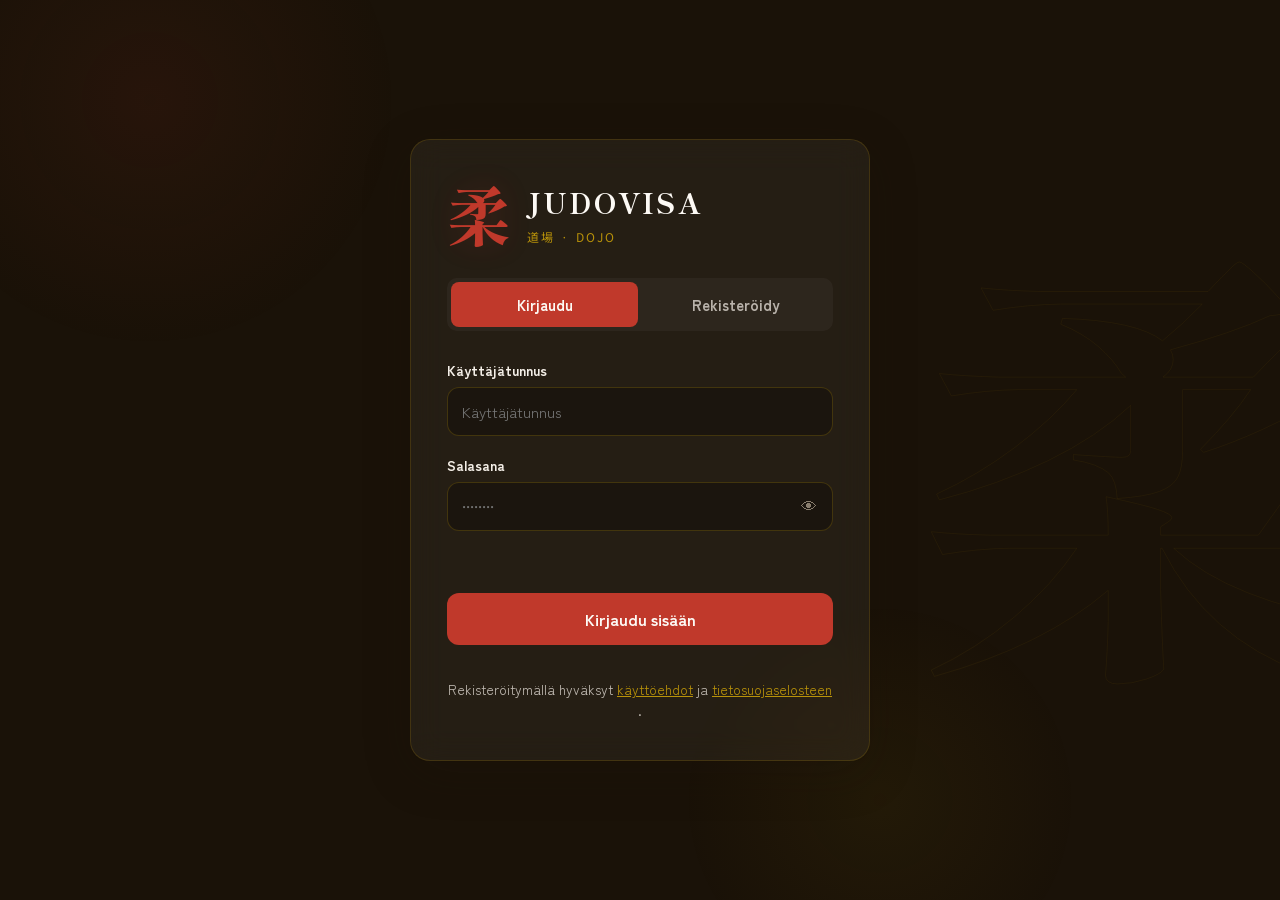
<file: index.html>
<!DOCTYPE html>
<html lang="fi">
<head>
  <meta charset="UTF-8">
  <meta name="viewport" content="width=device-width, initial-scale=1.0">
  <link rel="icon" type="image/png" href="img/favicon.png">
  <title>Judovisa · Kirjautuminen</title>
  <link rel="stylesheet" href="css/style.css">
</head>
<body>

  <!-- Taustadekoraatiot: iso kanji ja pehmeät väriympyrät -->
  <div class="bg-layer">
    <div class="bg-kanji" aria-hidden="true">柔</div>
    <div class="bg-circle c1"></div>
    <div class="bg-circle c2"></div>
  </div>

  <!-- Kirjautumis- ja rekisteröintinäkymä keskitettynä -->
  <main class="auth-wrap">
    <div class="auth-container">

      <!-- Logo: kanji ja teksti -->
      <div class="auth-logo">
        <div class="logo-kanji">柔</div>
        <div class="logo-text">
          <span class="logo-main">JUDOVISA</span>
          <span class="logo-sub">道場 · DOJO</span>
        </div>
      </div>

      <!-- Välilehdet: vaihto kirjautumisen ja rekisteröinnin välillä -->
      <div class="auth-tabs">
        <button class="tab-btn active" data-tab="login" type="button">Kirjaudu</button>
        <button class="tab-btn" data-tab="register" type="button">Rekisteröidy</button>
      </div>

      <!-- Kirjautumislomake -->
      <form id="form-login" class="auth-form active" novalidate>
        <!-- Käyttäjätunnuskenttä -->
        <div class="field-group">
          <label for="login-username">Käyttäjätunnus</label>
          <input type="text" id="login-username" autocomplete="username" placeholder="Käyttäjätunnus" required>
        </div>
        <!-- Salasanakenttä näytä/piilota-painikkeella -->
        <div class="field-group">
          <label for="login-password">Salasana</label>
          <div class="pw-wrap">
            <input type="password" id="login-password" autocomplete="current-password" placeholder="••••••••" required>
            <button type="button" class="pw-toggle" data-target="login-password" aria-label="Näytä tai piilota salasana">👁</button>
          </div>
        </div>
        <!-- Viestialue virheille ja onnistumisille -->
        <div class="auth-message" id="login-message"></div>
        <!-- Lähetyspainike -->
        <button type="submit" class="btn-primary">Kirjaudu sisään</button>

          <!--Käyttöehdot ja tietosuojaseloste -->
        <p class="legal-note">
          Rekisteröitymällä hyväksyt
          <button type="button" class="legal-link" data-modal="terms">käyttöehdot</button>
          ja
          <button type="button" class="legal-link" data-modal="privacy">tietosuojaselosteen</button>.
        </p>

      </form>

      <!-- Rekisteröintilomake -->
      <form id="form-register" class="auth-form" novalidate>
        <!-- Käyttäjätunnuskenttä -->
        <div class="field-group">
          <label for="reg-username">Käyttäjätunnus</label>
          <input type="text" id="reg-username" autocomplete="username" placeholder="3-20 merkkiä" required>
        </div>
        <!-- Salasanakenttä näytä/piilota-painikkeella -->
        <div class="field-group">
          <label for="reg-password">Salasana <span class="hint">(vähintään 8 merkkiä)</span></label>
          <div class="pw-wrap">
            <input type="password" id="reg-password" autocomplete="new-password" placeholder="••••••••" required>
            <button type="button" class="pw-toggle" data-target="reg-password" aria-label="Näytä tai piilota salasana">👁</button>
          </div>
        </div>
        <!-- Viestialue virheille ja onnistumisille -->
        <div class="auth-message" id="register-message"></div>
        <!-- Lähetyspainike -->
        <button type="submit" class="btn-primary">Luo tili</button>
      <!--Käyttöehdot ja tietosuojaseloste -->
        <p class="legal-note">
          Rekisteröitymällä hyväksyt
          <button type="button" class="legal-link" data-modal="terms">käyttöehdot</button>
          ja
          <button type="button" class="legal-link" data-modal="privacy">tietosuojaselosteen</button>.
        </p>

      </form>

    </div>
  </main>

  <!-- Käyttöehdot-modaali -->
  <div class="legal-modal" id="modal-terms" hidden>
    <div class="legal-modal-overlay" data-close="terms"></div>
    <div class="legal-modal-box" role="dialog" aria-modal="true" aria-labelledby="terms-title">
      <button type="button" class="legal-modal-close" data-close="terms" aria-label="Sulje">✕</button>
      <div class="legal-modal-content">
        <h2 id="terms-title">Judovisan käyttöehdot</h2>
        <p class="legal-updated">Päivitetty 9.9.2026</p>
        <p>Tervetuloa Judovisaan. Judovisa on judoaiheinen tietovisa, jossa voit testata judotietämystäsi ja kilpailla tulostaulun kärkipaikoista. Käyttämällä palvelua hyväksyt nämä käyttöehdot.</p>
        <h3>Palvelun käyttö</h3>
        <p>Judovisa on tarkoitettu judon harrastajille ja kaikille aiheesta kiinnostuneille. Palvelu on maksuton. Luodaksesi käyttäjätilin sinun tulee valita käyttäjätunnus ja salasana.</p>
        <h3>Käyttäjän vastuu</h3>
        <p>Olet vastuussa käyttäjätunnuksesi ja salasanasi säilyttämisestä. Älä luovuta niitä muille. Sitoudut käyttämään palvelua asiallisesti etkä yritä häiritä sen toimintaa tai muita käyttäjiä.</p>
                <h3>Salasanan unohtuminen</h3>
        <p>Palvelu ei kerää sähköpostiosoitetta, joten unohtunutta salasanaa ei voida palauttaa sähköpostitse. Jos unohdat salasanasi, sinun tulee luoda uusi käyttäjätili. Voit halutessasi ottaa yhteyttä ylläpitäjään osoitteeseen jaricode.fi@elisanet.fi.</p>
        <h3>Sisältö</h3>
        <p>Pyrimme pitämään visan kysymykset oikeina ja ajantasaisina, mutta emme takaa niiden virheettömyyttä. Judovisa on tehty harrastusprojektina.</p>
        <h3>Tilin poistaminen</h3>
        <p>Voit poistaa oman tilisi milloin tahansa profiilisivulta. Tilin poistaminen on pysyvää, ja sen yhteydessä poistetaan myös kaikki tiliin liittyvät pelituloksesi.</p>
        <h3>Muutokset</h3>
        <p>Näitä käyttöehtoja voidaan päivittää. Merkittävistä muutoksista pyritään ilmoittamaan palvelussa.</p>
      </div>
    </div>
  </div>

  <!-- Tietosuojaseloste-modaali -->
  <div class="legal-modal" id="modal-privacy" hidden>
    <div class="legal-modal-overlay" data-close="privacy"></div>
    <div class="legal-modal-box" role="dialog" aria-modal="true" aria-labelledby="privacy-title">
      <button type="button" class="legal-modal-close" data-close="privacy" aria-label="Sulje">✕</button>
      <div class="legal-modal-content">
        <h2 id="privacy-title">Judovisan tietosuojaseloste</h2>
        <p class="legal-updated">Päivitetty 9.9.2026</p>
        <p>Tässä selosteessa kerrotaan, mitä tietoja Judovisa kerää sinusta, miksi ja miten niitä käsitellään.</p>
        <h3>Mitä tietoja keräämme</h3>
        <p>Kun luot tilin ja käytät palvelua, tallennamme seuraavat tiedot:</p>
        <ul>
          <li>käyttäjätunnuksesi ja pelissä näkyvän näyttönimesi</li>
          <li>salasanasi suojatussa muodossa, jota ei voi palauttaa selkokieliseksi</li>
          <li>pelituloksesi, kuten oikeat ja väärät vastaukset sekä tulosprosentit</li>
        </ul>
        <p>Palvelu ei pyydä käyttäjän sähköpostiosoitetta. Emme käytä mainoksia emmekä seuraa toimintaasi muilla sivustoilla.</p>
        <h3>Miksi tietoja kerätään</h3>
        <p>Tietoja käytetään palvelun toimintaan: kirjautumiseen, käyttäjätilin ylläpitämiseen, pelitulosten tallentamiseen ja tulostaulun näyttämiseen. Näyttönimesi voi näkyä muille käyttäjille tulostaulussa.</p>
        <h3>Käsittelyn oikeusperuste</h3>
        <p>Käsittely perustuu palvelun tarjoamiseen ja käyttäjätilin ylläpitämiseen. Palvelun turvallisuuteen ja väärinkäytösten ehkäisemiseen liittyvien lokitietojen käsittely perustuu ylläpitäjän oikeutettuun etuun. </p>
        <h3>Tapahtumaloki</h3>
        <p>Palvelu pitää lokia tärkeistä tapahtumista, kuten kirjautumisista ja tilin muutoksista. Tätä käytetään palvelun turvallisuuden ylläpitoon. Lokitiedot poistuvat automaattisesti vuoden kuluttua.</p>
        <h3>Palveluntarjoajat</h3>
        <p>Judovisan teknisessä toteutuksessa käytetään Domainhotelli-, Render- ja MongoDB Atlas -palveluita.

Domainhotellin palvelimet sijaitsevat Suomessa. Renderin palvelut sijaitsevat Yhdysvalloissa ja MongoDB Atlas -tietokanta EU-alueella Ruotsissa.

Renderin kautta henkilötietoja voidaan käsitellä EU/ETA-alueen ulkopuolella. Tietojen käsittelyssä ja siirroissa noudatetaan palveluntarjoajien sovellettavia tietosuoja- ja tiedonsiirtokäytäntöjä.</p>
        <h3>Tietojen säilytys ja poistaminen</h3>
        <p>Tietojasi säilytetään niin kauan kuin tilisi on olemassa. Kun poistat tilisi, kaikki tietosi ja pelituloksesi poistetaan pysyvästi.</p>
        <h3>Sinun oikeutesi</h3>
        <p>Sinulla on oikeus nähdä sinusta tallennetut tiedot ja pyytää niiden poistamista. Voit poistaa tilisi ja kaikki tietosi itse profiilisivulta milloin tahansa. Sinulla on myös oikeus tehdä valitus valvovalle tietosuojaviranomaiselle, jos katsot, että henkilötietojasi käsitellään tietosuojalainsäädännön vastaisesti.</p>
        <h3>Yhteydenotto</h3>
        <p>Tietosuojaan liittyvissä kysymyksissä voit ottaa yhteyttä palvelun ylläpitäjään sähköpostitse osoitteeseen jaricode.fi@elisanet.fi.</p>
      </div>
    </div>
  </div>

  <!-- Latausindikaattori: näkyy kun backend-pyyntö on käynnissä (esim. Render-backendin herätys) -->
  <div id="loading-overlay" class="loading-overlay" hidden>
    <div class="loading-box">
      <div class="loading-spinner"></div>
      <p id="loading-text">Ladataan...</p>
    </div>
  </div>

  <!-- Skriptit: ensin api-apuri, sitten lomakelogiikka -->
  <script src="js/api.js"></script>
  <script src="js/auth.js"></script>
</body>
</html>
</file>
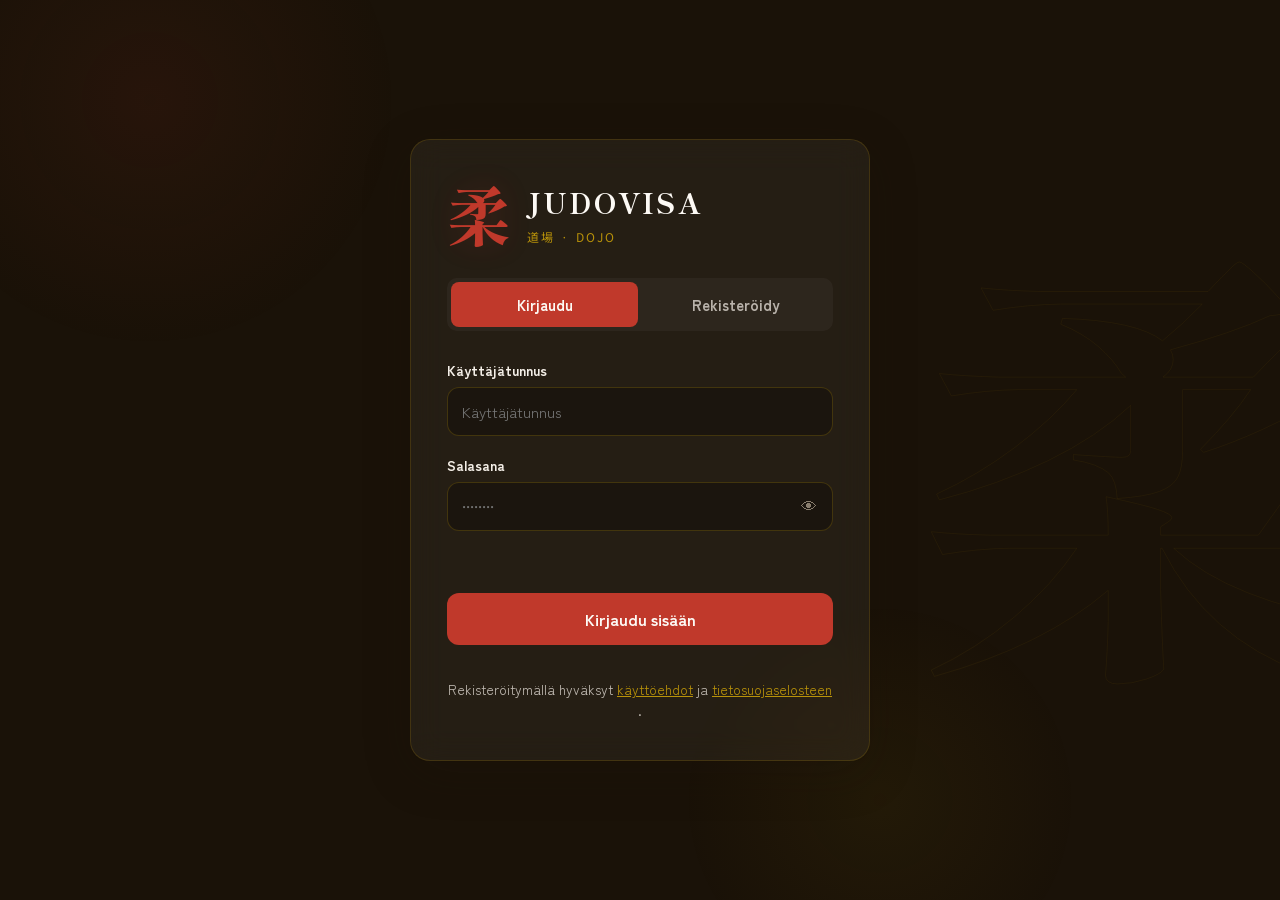
<file: admin.html>
<!DOCTYPE html>
<html lang="fi">
<head>
  <meta charset="UTF-8">
  <meta name="viewport" content="width=device-width, initial-scale=1.0">
  <link rel="icon" type="image/png" href="img/favicon.png">
  <title>Judovisa · Dojo Hallinta</title>
  <link rel="stylesheet" href="css/style.css">
</head>
<body>

  <div class="bg-layer">
    <div class="bg-kanji" aria-hidden="true">柔</div>
    <div class="bg-circle c1"></div>
    <div class="bg-circle c2"></div>
  </div>

  <header class="game-header">
    <div class="header-logo">
      <span class="logo-kanji-sm">柔</span>
      <span class="header-title">JUDOVISA</span>
    </div>
    <div class="header-user">
      <span id="header-username"></span>
      <span class="user-badge" id="header-role"></span>
    </div>
    <div class="header-actions">
      <button class="btn-icon" id="btn-game" title="Peli" type="button">🥋</button>
      <button class="btn-icon" id="btn-profile" title="Profiili" type="button">👤</button>
      <button class="btn-icon danger" id="btn-logout" title="Kirjaudu ulos" type="button">⏻</button>
    </div>
  </header>
  <!--Admin sivun sisältö -->
  <div class="game-layout admin-page-layout">
    <main class="game-main">
      
      <div class="profile-hero-header">
        <div class="profile-kanji-display">統</div>
        <h1 class="profile-title">Dojo Hallinta</h1>
        <p class="profile-subtitle">管理画面 · Järjestelmänvalvojan työkalut</p>
      </div>

      <div class="profile-container admin-container">
        
        <div class="admin-grid">
          
          <div class="admin-column">
            <h2 class="admin-box-title">
              <span>門下 · Käyttäjät</span>
              <span id="user-count" class="user-badge player">0</span>
            </h2>
            
            <div class="field-group">
              <input type="text" id="admin-search" placeholder="Etsi käyttäjätunnuksella..." autocomplete="off">
            </div>

            <!--Käyttäjätaulukko-->
            <div class="admin-table-wrapper">
              <table class="admin-table">
                <thead>
                  <tr>
                    <th>Käyttäjä</th>
                    <th>Rooli</th>
                    <th class="text-right">Toiminnot</th>
                  </tr>
                </thead>
                <tbody id="admin-users-tbody">
                  <tr>
                    <td colspan="3" class="table-loading">Ladataan dojon jäseniä...</td>
                  </tr>
                </tbody>
              </table>
            </div>

            <div class="auth-message text-center" id="admin-user-message"></div>
          </div>

          <!--Tapahtumaloki-->
          <div class="admin-column">
            <h2 class="admin-box-title">
              <span>記録 · Tapahtumaloki</span>
              <button class="admin-clear-btn" id="btn-clear-logs" type="button">Tyhjennä</button>
            </h2>

            <div class="admin-log-wrapper">
              <div id="admin-log-output">
                <span class="log-row info">[Järjestelmä] Alustetaan lokilukijaa...</span>
              </div>
            </div>
          </div>

        </div> <hr class="admin-separator">

        <!--Uusi visakysymys-->
        <div class="admin-column">
          <h2 class="admin-box-title">
            <span>題作 · Uusi visakysymys</span>
          </h2>
          <p class="profile-subtitle text-left">Luo uusi tekstinsyöttökysymys tai monivalinta dojo-tietokantaan</p>

          <form id="form-add-question" class="auth-form active form-gap">
              <!-- Kysymysten luonti- ja muokkauslomake -->
            <div class="admin-grid admin-form-grid">
              <div class="admin-column form-inputs-gap">
                <div class="field-group">
                  <label for="q-type">Tekninen tunniste (type) <span class="hint">esim. ashiwaza tai judo_perustaja</span></label>
                  <input type="text" id="q-type" required placeholder="pienillä kirjaimilla ilman välejä">
                </div>
                
                <div class="field-group">
                  <label for="q-category">Kategoria <span class="hint">esim. Ashi-Waza tai Historia</span></label>
                  <input type="text" id="q-category" required placeholder="Kategorian nimi otsikkoon">
                </div>
                
                <div class="field-group">
                  <label for="q-jpname">Japaninkielinen nimi <span class="hint">valinnainen, esim. 足技</span></label>
                  <input type="text" id="q-jpname" placeholder="Kanji / Kana -merkit">
                </div>
              </div>

              <!-- Kysymysteksti ja kysymyksen tyyppi -->
              <div class="admin-column form-inputs-gap">
                <div class="field-group">
                  <label for="q-text">Kysymysteksti pelaajalle</label>
                  <input type="text" id="q-text" required placeholder="Mitä visassa kysytään?">
                </div>

                <div class="field-group">
                  <label for="q-select-type">Kysymyksen tyyppi</label>
                  <select id="q-select-type" class="admin-select">
                    <option value="text">Perinteinen tekstinsyöttö</option>
                    <option value="choice">Monivalinta (Radio)</option>
                  </select>
                </div>
              </div>
            </div>

            <div class="admin-dashed-line"></div>

            <!-- Dynaaminen osio kysymysten vastausvaihtoehdoille -->
            <div id="dynamic-text-section" class="dynamic-section">
              <div class="field-group">
                <label for="q-attempts">Vaadittujen vastausten / yritysten määrä <span class="hint">esim. 6</span></label>
                <input type="number" id="q-attempts" min="1" max="12" value="6">
              </div>
              <div class="field-group">
                <label for="q-answers">Hyväksytyt oikeat vastaukset <span class="hint">Erottele vastaukset pilkulla (esim: tomoe nage, sumi gaeshi)</span></label>
                <input type="text" id="q-answers" required placeholder="vastaus 1, vastaus 2, vastaus 3...">
              </div>
            </div>

            <div id="dynamic-choice-section" class="dynamic-section choice-hidden">
              <div class="admin-box-title choice-title">
                <span>Syötä vaihtoehdot ja valitse niistä yksi oikea</span>
              </div>

              <!-- Monivalintavaihtoehdot -->
              <div class="choices-list">
                <label class="choice-item">
                  <input type="radio" name="correct-choice-index" value="0" checked class="choice-radio">
                  <input type="text" id="opt-0" class="answer-input form-input-sm" placeholder="Vaihtoehto 1">
                </label>
                <label class="choice-item">
                  <input type="radio" name="correct-choice-index" value="1" class="choice-radio">
                  <input type="text" id="opt-1" class="answer-input form-input-sm" placeholder="Vaihtoehto 2">
                </label>
                <label class="choice-item">
                  <input type="radio" name="correct-choice-index" value="2" class="choice-radio">
                  <input type="text" id="opt-2" class="answer-input form-input-sm" placeholder="Vaihtoehto 3">
                </label>
                <label class="choice-item">
                  <input type="radio" name="correct-choice-index" value="3" class="choice-radio">
                  <input type="text" id="opt-3" class="answer-input form-input-sm" placeholder="Vaihtoehto 4">
                </label>
              </div>
            </div>

            <div id="question-form-msg" class="auth-message form-msg-spacing"></div>

            <button type="submit" class="btn-admin-submit">💾 Tallenna Dojo-tietokantaan</button>
          </form>
        </div>

        <hr class="admin-separator">

        <!-- Kysymyspankki -->
        <div class="admin-card mt-4">
          <div class="card-header">
            <h2 class="admin-box-title">
              <span>問庫 · Kysymyspankki</span>
              <span id="question-count" class="count-badge">0</span>
            </h2>
          </div>
          <div class="table-wrapper">
            <table class="admin-table">
              <thead>
                <tr>
                  <th>Tunniste / Kategoria</th>
                  <th>Kysymysteksti & Vaihtoehdot</th>
                  <th class="text-right">Toiminnot</th>
                </tr>
              </thead>
              <tbody id="admin-questions-tbody">
                <tr>
                  <td colspan="3" class="table-loading">Ladataan dojon kysymyspankkia...</td>
                </tr>
              </tbody>
            </table>
          </div>
        </div>

      </div> 
    </main>
  </div>

  <!-- Latausindikaattori: näkyy kun backend-pyyntö on käynnissä (esim. Render-backendin herätys) -->
  <div id="loading-overlay" class="loading-overlay" hidden>
    <div class="loading-box">
      <div class="loading-spinner"></div>
      <p id="loading-text">Ladataan...</p>
    </div>
  </div>

  <script src="js/api.js"></script>
  <script src="js/admin.js"></script>
</body>
</html>
</file>
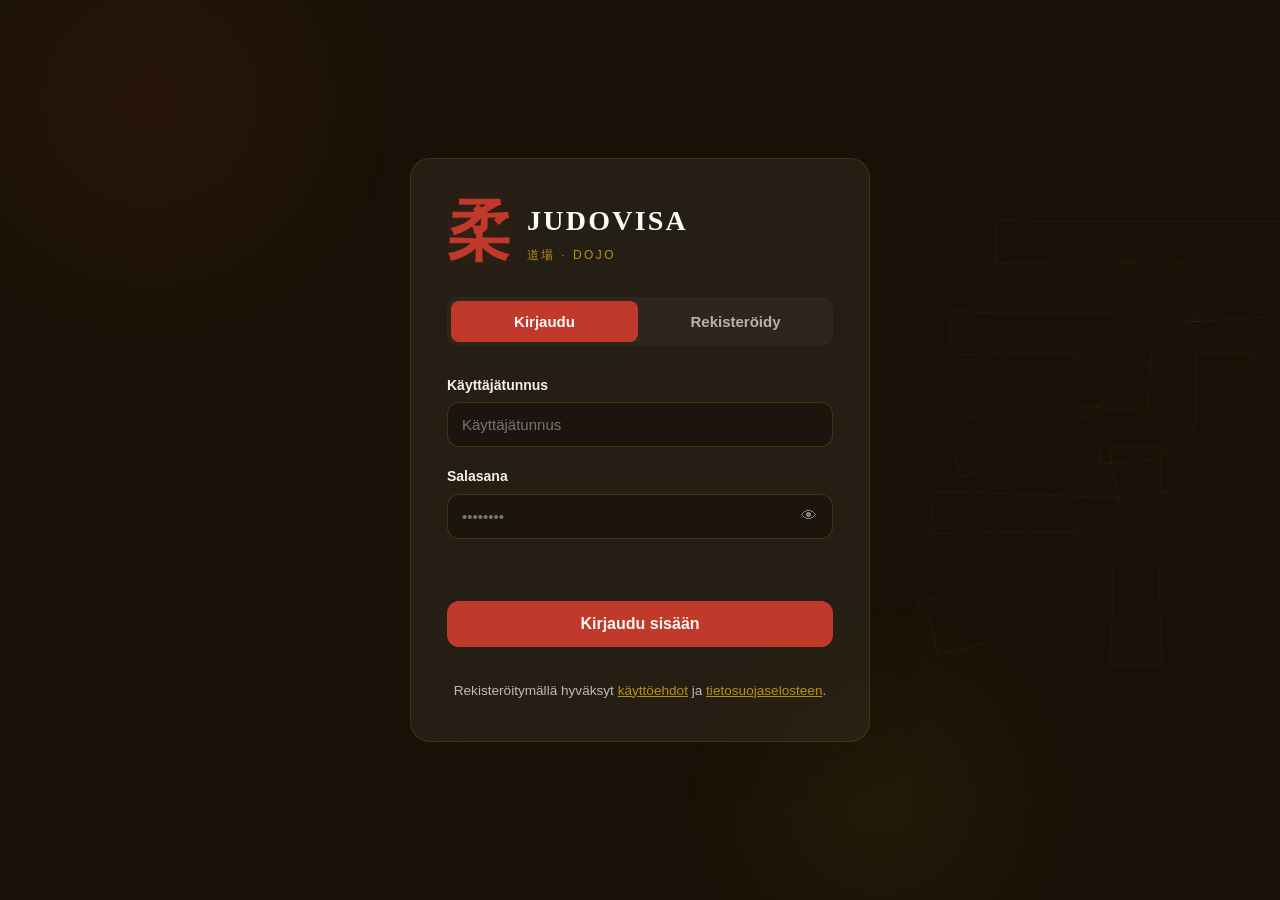
<file: game.html>
<!DOCTYPE html>
<html lang="fi">
<head>
  <meta charset="UTF-8">
  <meta name="viewport" content="width=device-width, initial-scale=1.0">
  <link rel="icon" type="image/png" href="img/favicon.png">
  <title>Judovisa · Peli</title>
  <link rel="stylesheet" href="css/style.css">
</head>
<body>

  <!-- Taustadekoraatiot -->
  <div class="bg-layer">
    <div class="bg-kanji" aria-hidden="true">柔</div>
    <div class="bg-circle c1"></div>
    <div class="bg-circle c2"></div>
  </div>

  <!-- Yläpalkki: logo, käyttäjätiedot, toimintopainikkeet -->
  <header class="game-header">
    <!-- Logo vasemmalla -->
    <div class="header-logo">
      <span class="logo-kanji-sm">柔</span>
      <span class="header-title">JUDOVISA</span>
    </div>
    <!-- Käyttäjätiedot: nimi ja rooli -->
    <div class="header-user">
      <span id="header-username"></span>
      <span class="user-badge" id="header-role"></span>
    </div>
    <!-- Toimintopainikkeet oikealla -->
    <div class="header-actions">
      <!-- Profiilisivulle -->
      <button class="btn-icon" id="btn-profile" title="Profiili" type="button">👤</button>
      <!-- Admin-sivulle, näkyy vain admineille -->
      <button class="btn-icon" id="btn-admin" title="Admin" type="button" style="display:none">★</button>
      <!-- Uloskirjautuminen -->
      <button class="btn-icon danger" id="btn-logout" title="Kirjaudu ulos" type="button">⏻</button>
    </div>
  </header>

  <!-- Pelin pääasettelu: sisältö vasemmalla, sivupalkki oikealla -->
  <div class="game-layout">

    <!-- Pääsisältö: vaihtuvat näytöt -->
    <main class="game-main">

      <!-- NÄYTTÖ: aloitus -->
      <section id="screen-start" class="screen active">
        <div class="start-content">
          <!-- Iso kanji -->
          <div class="start-kanji-display">道</div>
          <!-- Otsikko ja alaotsikko -->
          <h1 class="start-title">Judovisa</h1>
          <p class="start-subtitle">Testaa judotietämyksesi</p>
          <!-- Tietosirut: kategorioiden määrä ja pistesääntö -->
          <div class="start-info">
            <div class="info-chip">7 kategoriaa</div>
            <div class="info-chip">1 piste / oikea vastaus</div>
          </div>
          <!-- Aloituspainike -->
          <button class="btn-start" id="btn-start-game" type="button">始める · Aloita visa</button>
          <!-- Oma paras tulos -->
          <div class="my-best-score" id="my-best-score"></div>
        </div>
      </section>

      <!-- NÄYTTÖ: kysymys -->
      <section id="screen-question" class="screen">
        <!-- Edistymispalkki -->
        <div class="progress-bar-wrap">
          <div class="progress-bar-track">
            <div class="progress-bar-fill" id="progress-fill"></div>
          </div>
          <div class="progress-label">
            <span id="progress-current">1</span> / <span id="progress-total">7</span>
          </div>
        </div>

        <!-- Kysymyskortti -->
        <div class="question-card" id="question-card">
          <!-- Kategoria -->
          <div class="question-category" id="q-category"></div>
          <!-- Kysymysteksti -->
          <h2 class="question-text" id="q-text"></h2>
          <!-- Yritysmittari pisteinä -->
          <div class="attempts-display">
            <span class="attempts-label">Yrityksiä jäljellä:</span>
            <div class="attempts-dots" id="attempts-dots"></div>
          </div>

          <!-- Vastausalue: syöte ja tarkistuspainike -->
          <div class="answer-area">
            
            <div class="answer-input-wrap" id="text-answer-wrap">
              <input type="text"
                     id="answer-input"
                     class="answer-input"
                     placeholder="Kirjoita vastaus..."
                     autocomplete="off"
                     autocorrect="off"
                     spellcheck="false">
              <button class="btn-check" id="btn-check" type="button">
                確認
                <span class="btn-sub">Tarkista</span>
              </button>
            </div>

            <fieldset id="choices-answer-wrap" class="choices-fieldset">
              <legend class="sr-only">Valitse oikea vaihtoehto</legend>
              <div id="choices-list" class="choices-list">
                </div>
            </fieldset>

            <div class="feedback-area" id="feedback-area"></div>
          </div>

          <div class="given-answers-wrap">
            <div class="given-answers-title" id="given-title"></div>
            <div class="given-answers-list" id="given-answers"></div>
          </div>
        </div>

        <!-- Kysymyksen ohitus -->
        <button class="btn-skip" id="btn-skip" type="button">Ohita kysymys →</button>
      </section>

      <!-- NÄYTTÖ: tulokset -->
      <section id="screen-results" class="screen">
        <div class="results-container">
          <!-- Tulosten kärki: kanji, otsikko, pisteet, prosentti -->
          <div class="results-hero">
            <div class="results-kanji" id="results-kanji">優</div>
            <h2 class="results-title" id="results-title">Erinomainen!</h2>
            <div class="results-score-big">
              <span id="results-points">0</span>
              <span class="results-points-label">pistettä</span>
            </div>
            <div class="results-percentage" id="results-pct"></div>
          </div>

          <!-- Erittely: oikein, väärin, ohitettu -->
          <div class="results-breakdown">
            <div class="breakdown-item correct">
              <div class="breakdown-count" id="res-correct">0</div>
              <div class="breakdown-label">Oikein</div>
            </div>
            <div class="breakdown-item wrong">
              <div class="breakdown-count" id="res-wrong">0</div>
              <div class="breakdown-label">Väärin</div>
            </div>
            <div class="breakdown-item skipped">
              <div class="breakdown-count" id="res-skipped">0</div>
              <div class="breakdown-label">Ohitettu</div>
            </div>
          </div>

          <!-- Kategoriakohtaiset tulokset -->
          <div class="category-results" id="category-results"></div>

          <!-- Toiminnot: pelaa uudelleen -->
          <div class="results-actions">
            <button class="btn-primary" id="btn-play-again" type="button">Pelaa uudelleen</button>
          </div>
        </div>
      </section>

    </main>

    <!-- Sivupalkki: Top 10 ja omat tulokset -->
    <aside class="game-sidebar">
      <!-- Top 10 -kortti -->
      <div class="sidebar-card">
        <h3 class="sidebar-title">順位 · TOP 10</h3>
        <ol class="leaderboard" id="leaderboard">
          <li class="lb-loading">Ladataan...</li>
        </ol>
      </div>

      <!-- Omat tulokset -kortti -->
      <div class="sidebar-card">
        <h3 class="sidebar-title">Omat tulokset</h3>
        <div id="my-scores-list" class="my-scores"></div>
      </div>
    </aside>
  </div>

  <!-- Skriptit -->
  <script src="js/api.js"></script>
  <script src="js/game.js"></script>
</body>
</html>
</file>
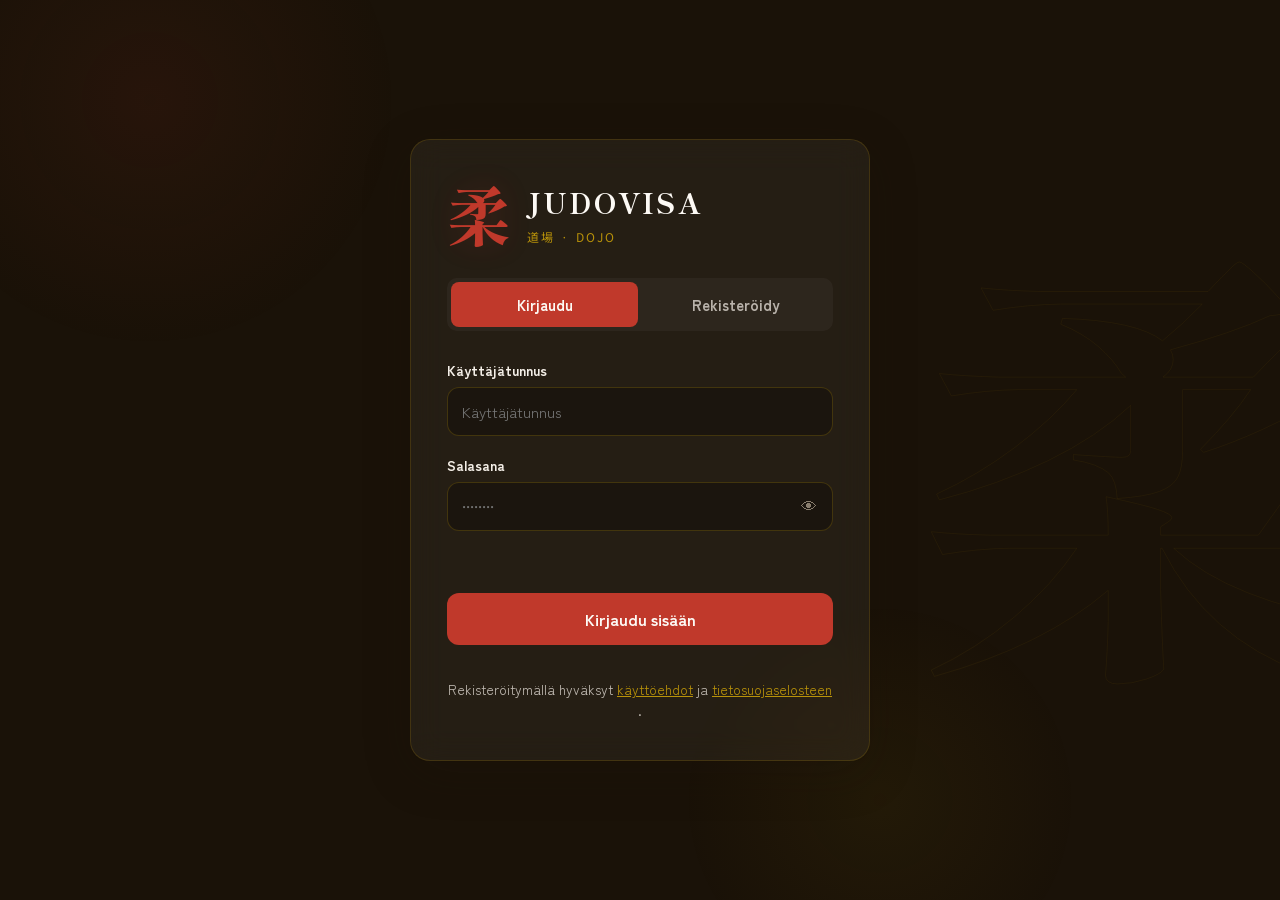
<file: profile.html>
<!DOCTYPE html>
<html lang="fi">
<head>
  <meta charset="UTF-8">
  <meta name="viewport" content="width=device-width, initial-scale=1.0">
  <link rel="icon" type="image/png" href="img/favicon.png">
  <title>Judovisa · Profiili</title>
  <link rel="stylesheet" href="css/style.css">
</head>
<body>

  <div class="bg-layer">
    <div class="bg-kanji" aria-hidden="true">柔</div>
    <div class="bg-circle c1"></div>
    <div class="bg-circle c2"></div>
  </div>

  <header class="game-header">
    <div class="header-logo">
      <span class="logo-kanji-sm">柔</span>
      <span class="header-title">JUDOVISA</span>
    </div>
    <div class="header-user">
      <span id="header-username"></span>
      <span class="user-badge" id="header-role"></span>
    </div>
    <div class="header-actions">
      <button class="btn-icon" id="btn-game" title="Peli" type="button">🥋</button>
      <button class="btn-icon" id="btn-admin" title="Admin" type="button" style="display:none">★</button>
      <button class="btn-icon danger" id="btn-logout" title="Kirjaudu ulos" type="button">⏻</button>
    </div>
  </header>

  <div class="game-layout profile-layout">
    <main class="game-main">
      
      <div class="profile-hero-header">
        <div class="profile-kanji-display">道</div>
        <h1 class="profile-title">Profiili</h1>
        <p class="profile-subtitle">個人情報 · Muokkaa käyttäjätiliäsi</p>
      </div>
      
      <div class="profile-container" id="view-profile">

        <div class="profile-tabs">
          <button class="tab-btn active" data-ptab="edit" type="button">Muokkaa tietoja</button>
          <button class="tab-btn" data-ptab="password" type="button">Vaihda salasana</button>
          <button class="tab-btn danger-tab" data-ptab="delete" type="button">Poista tili</button>
        </div>

        <form id="form-profile-edit" class="profile-form active" novalidate>
          <div class="field-group">
            <label for="edit-username">Uusi käyttäjätunnus</label>
            <input type="text" id="edit-username" placeholder="Käyttäjätunnus">
          </div>
          <div class="auth-message" id="profile-edit-message"></div>
          <button type="submit" class="btn-primary">Tallenna muutokset</button>
        </form>

        <form id="form-change-password" class="profile-form" novalidate>
          <!-- Piilotettu käyttäjätunnuskenttä saavutettavuutta ja salasananhallintaa varten -->
          <input type="text" autocomplete="username" style="display:none" aria-hidden="true" tabindex="-1">
          <div class="field-group">
            <label for="pw-current">Nykyinen salasana</label>
            <div class="pw-wrap">
              <input type="password" id="pw-current" autocomplete="current-password" placeholder="...">
              <button type="button" class="pw-toggle" onclick="togglePassword('pw-current')" aria-label="Näytä/piilota salasana">👁</button>
            </div>
          </div>
          <div class="field-group">
            <label for="pw-new">Uusi salasana</label>
            <div class="pw-wrap">
              <input type="password" id="pw-new" autocomplete="new-password" placeholder="...">
              <button type="button" class="pw-toggle" onclick="togglePassword('pw-new')" aria-label="Näytä/piilota salasana">👁</button>
            </div>
          </div>
          <div class="field-group">
            <label for="pw-new2">Vahvista uusi salasana</label>
            <div class="pw-wrap">
              <input type="password" id="pw-new2" autocomplete="new-password" placeholder="...">
              <button type="button" class="pw-toggle" onclick="togglePassword('pw-new2')" aria-label="Näytä/piilota salasana">👁</button>
            </div>
          </div>
          <div class="auth-message" id="profile-pw-message"></div>
          <button type="submit" class="btn-primary">Vaihda salasana</button>
        </form>

        <form id="form-delete-account" class="profile-form" novalidate>
          <!-- Piilotettu käyttäjätunnuskenttä saavutettavuutta ja salasananhallintaa varten -->
          <input type="text" autocomplete="username" style="display:none" aria-hidden="true" tabindex="-1">
          <div class="delete-warning">
            <span class="warning-icon">⚠</span>
            <p>Tilin poistaminen on pysyvää. Kaikki tietosi ja pelituloksesi poistetaan lopullisesti, eikä tätä toimintoa voi peruuttaa.</p>
          </div>
          <div class="field-group">
            <label for="delete-confirm-pw">Vahvista salasanalla</label>
            <div class="pw-wrap">
              <input type="password" id="delete-confirm-pw" autocomplete="current-password" placeholder="...">
              <button type="button" class="pw-toggle" onclick="togglePassword('delete-confirm-pw')" aria-label="Näytä/piilota salasana">👁</button>
            </div>
          </div>
          <div class="auth-message" id="profile-delete-message"></div>
          <button type="button" class="btn-primary btn-danger-action" id="btn-confirm-delete">Poista tili pysyvästi</button>
        </form>
      </div>

    </main>
  </div>
  
  <!-- Latausindikaattori: näkyy kun backend-pyyntö on käynnissä (esim. Render-backendin herätys) -->
  <div id="loading-overlay" class="loading-overlay" hidden>
    <div class="loading-box">
      <div class="loading-spinner"></div>
      <p id="loading-text">Ladataan...</p>
    </div>
  </div>

  <script src="js/api.js"></script>
  <script src="js/profile.js"></script>
</body>
</html>
</file>
<file: css/style.css>
/* ============================================================
   JUDOVISA - TYYLIT
   Dojo-teema: tumma tausta, lacquer-punainen, kulta
   Fontit: Shippori Mincho (otsikot), Zen Kaku (leipä), Noto Sans JP (japani)
   ============================================================ */

/* ---- Paikalliset fontit (ei enää Google Fonts -latausta, GDPR) ---- */
@font-face {
  font-family: 'Shippori Mincho';
  font-style: normal;
  font-weight: 400;
  font-display: swap;
  src: url('../fonts/shippori-mincho-v17-japanese_latin-regular.woff2') format('woff2');
}

@font-face {
  font-family: 'Shippori Mincho';
  font-style: normal;
  font-weight: 600;
  font-display: swap;
  src: url('../fonts/shippori-mincho-v17-japanese_latin-600.woff2') format('woff2');
}

@font-face {
  font-family: 'Shippori Mincho';
  font-style: normal;
  font-weight: 800;
  font-display: swap;
  src: url('../fonts/shippori-mincho-v17-japanese_latin-800.woff2') format('woff2');
}

@font-face {
  font-family: 'Zen Kaku Gothic New';
  font-style: normal;
  font-weight: 300;
  font-display: swap;
  src: url('../fonts/zen-kaku-gothic-new-v18-japanese_latin-300.woff2') format('woff2');
}

@font-face {
  font-family: 'Zen Kaku Gothic New';
  font-style: normal;
  font-weight: 400;
  font-display: swap;
  src: url('../fonts/zen-kaku-gothic-new-v18-japanese_latin-regular.woff2') format('woff2');
}

@font-face {
  font-family: 'Zen Kaku Gothic New';
  font-style: normal;
  font-weight: 700;
  font-display: swap;
  src: url('../fonts/zen-kaku-gothic-new-v18-japanese_latin-700.woff2') format('woff2');
}

@font-face {
  font-family: 'Noto Sans JP';
  font-style: normal;
  font-weight: 300;
  font-display: swap;
  src: url('../fonts/noto-sans-jp-v56-japanese_latin-300.woff2') format('woff2');
}

@font-face {
  font-family: 'Noto Sans JP';
  font-style: normal;
  font-weight: 400;
  font-display: swap;
  src: url('../fonts/noto-sans-jp-v56-japanese_latin-regular.woff2') format('woff2');
}

@font-face {
  font-family: 'Noto Sans JP';
  font-style: normal;
  font-weight: 500;
  font-display: swap;
  src: url('../fonts/noto-sans-jp-v56-japanese_latin-500.woff2') format('woff2');
}

/* ---- CSS-muuttujat: värit, fontit, varjot ---- */
:root {
  /* Värit */
  --ink:        #1a1208;  /* tumma tausta */
  --parchment:  #f5f0e8;  /* vaalea teksti */
  --red:        #c0392b;  /* pääpunainen */
  --red-deep:   #922b21;  /* tumma punainen */
  --red-glow:   rgba(192, 57, 43, 0.18); /* punainen hehku */
  --gold:       #b8920a;  /* kulta */
  --white:      #fdfaf5;  /* lähes valkoinen */
  --muted:      #8a7e6e;  /* haalea teksti */
  --correct:    #2e7d46;  /* oikein-vihreä */
  --wrong:      #c0392b;  /* väärin-punainen */

  /* Fontit */
  --font-display: 'Shippori Mincho', serif;
  --font-body:    'Zen Kaku Gothic New', sans-serif;
  --font-jp:      'Noto Sans JP', sans-serif;

  /* Reunapyöristys ja varjot */
  --radius:    12px;
  --radius-lg: 20px;
  --shadow-lg: 0 12px 48px rgba(26, 18, 8, 0.22);

  /* Siirtymä */
  --transition: 0.22s cubic-bezier(0.4, 0, 0.2, 1);
}

/* ---- Reset: nollaa marginaalit ja aseta box-sizing ---- */
*, *::before, *::after {
  box-sizing: border-box; /* padding ja border mukaan leveyteen */
  margin: 0;
  padding: 0;
}

/* ---- Perusasetukset html ja body ---- */
html {
  font-size: 16px; /* perusfonttikoko */
}

body {
  font-family: var(--font-body); /* leipätekstifontti */
  background-color: var(--ink);  /* tumma tausta */
  color: var(--parchment);       /* vaalea teksti */
  min-height: 100vh;             /* vähintään koko ruudun korkeus */
  overflow-x: hidden;            /* estä vaakavieritys */
  line-height: 1.6;              /* rivinkorkeus */
}

/* ============================================================
   TAUSTADEKORAATIOT
   ============================================================ */

/* Taustakerros: kiinnitetty, ei reagoi klikkauksiin */
.bg-layer {
  position: fixed;     /* pysyy paikallaan vierittäessä */
  inset: 0;            /* täyttää koko ruudun */
  z-index: 0;          /* sisällön alle */
  pointer-events: none;/* klikkaukset menevät läpi */
  overflow: hidden;    /* leikkaa yli menevät osat */
}

/* Iso läpinäkyvä kanji oikeassa reunassa */
.bg-kanji {
  position: absolute;
  right: -80px;
  top: 50%;
  transform: translateY(-50%); /* pystykeskitys */
  font-family: var(--font-display);
  font-size: clamp(300px, 35vw, 600px); /* skaalautuu ruudun mukaan */
  font-weight: 800;
  color: transparent;          /* täyttö pois */
  -webkit-text-stroke: 1px rgba(184, 146, 10, 0.07); /* ohut kultareuna */
  line-height: 1;
  user-select: none;           /* ei valittavissa */
}

/* Pehmeät värilliset taustaympyrät */
.bg-circle {
  position: absolute;
  border-radius: 50%; /* ympyrä */
}
/* Punertava ympyrä vasemmassa yläkulmassa */
.bg-circle.c1 {
  width: 500px;
  height: 500px;
  top: -150px;
  left: -100px;
  background: radial-gradient(circle, rgba(192,57,43,0.08) 0%, transparent 70%);
}
/* Kullanvärinen ympyrä oikeassa alakulmassa */
.bg-circle.c2 {
  width: 400px;
  height: 400px;
  bottom: -100px;
  right: 200px;
  background: radial-gradient(circle, rgba(184,146,10,0.06) 0%, transparent 70%);
}

/* ============================================================
   AUTH - kirjautuminen ja rekisteröinti
   ============================================================ */

/* Keskittävä kääre koko näkymälle */
.auth-wrap {
  position: relative;       /* taustan päälle */
  z-index: 1;
  min-height: 100vh;
  display: flex;
  align-items: center;      /* pystykeskitys */
  justify-content: center;  /* vaakakeskitys */
  padding: 24px;
}

/* Lasimainen korttikontti */
.auth-container {
  width: 100%;
  max-width: 460px;
  background: rgba(253, 250, 245, 0.05); /* hyvin haalea valkoinen */
  backdrop-filter: blur(16px);           /* lasiefekti */
  border: 1px solid rgba(184, 146, 10, 0.2); /* ohut kultareuna */
  border-radius: var(--radius-lg);
  padding: 40px 36px;
  box-shadow: var(--shadow-lg);
}

/* ---- Logo ---- */
.auth-logo {
  display: flex;
  align-items: center;
  gap: 16px;
  margin-bottom: 32px;
}

/* Punainen kanji-logo */
.logo-kanji {
  font-family: var(--font-display);
  font-size: 64px;
  font-weight: 800;
  color: var(--red);
  line-height: 1;
  text-shadow: 0 0 30px var(--red-glow); /* hehku */
}

/* Logon tekstiosa pystyriviin */
.logo-text {
  display: flex;
  flex-direction: column;
}
/* Pääteksti JUDOVISA */
.logo-main {
  font-family: var(--font-display);
  font-size: 28px;
  font-weight: 800;
  color: var(--white);
  letter-spacing: 0.08em;
}
/* Alateksti japaniksi */
.logo-sub {
  font-family: var(--font-jp);
  font-size: 12px;
  color: var(--gold);
  letter-spacing: 0.2em;
  margin-top: 2px;
}

/* ---- Välilehdet ---- */
.auth-tabs {
  display: flex;
  gap: 4px;
  margin-bottom: 28px;
  background: rgba(255,255,255,0.04); /* haalea pohja */
  border-radius: 10px;
  padding: 4px;
}

/* Yksittäinen välilehtipainike */
.tab-btn {
  flex: 1;                  /* jakaa tilan tasan */
  padding: 12px;
  background: transparent;
  border: none;
  border-radius: 8px;
  color: rgba(245, 240, 232, 0.7);
  font-family: var(--font-body);
  font-size: 15px;
  font-weight: 700;
  cursor: pointer;
  transition: var(--transition);
}
/* Aktiivinen välilehti korostettuna */
.tab-btn.active {
  background: var(--red);
  color: var(--white);
}

/* ---- Lomakkeet ---- */
/* Lomake piilossa oletuksena */
.auth-form {
  display: none;
  flex-direction: column;
  gap: 18px;
}
/* Aktiivinen lomake näkyviin */
.auth-form.active {
  display: flex;
}

/* Kenttäryhmä: label + input pystyyn */
.field-group {
  display: flex;
  flex-direction: column;
  gap: 6px;
}

/* Kentän otsikko */
.field-group label {
  font-size: 14px;
  font-weight: 700;
  color: var(--parchment);
}

/* Pieni vihjeteksti labelin perässä */
.field-group .hint {
  font-weight: 400;
  color: var(--muted);
  font-size: 12px;
}

/* Tekstikentät */
.field-group input {
  width: 100%;
  padding: 13px 14px;
  background: rgba(0,0,0,0.25);
  border: 1px solid rgba(184, 146, 10, 0.25);
  border-radius: var(--radius);
  color: var(--white);
  font-family: var(--font-body);
  font-size: 15px;
  transition: var(--transition);
}
/* Kentän fokus: kirkkaampi reuna ja hehku */
.field-group input:focus {
  outline: none;
  border-color: var(--red);
  box-shadow: 0 0 0 3px var(--red-glow);
}

/* Salasanakentän kääre, jotta silmäpainike asettuu oikein */
.pw-wrap {
  position: relative;
}
/* Tilaa painikkeelle oikeaan reunaan */
.pw-wrap input {
  padding-right: 44px;
}
/* Näytä/piilota-painike kentän sisällä */
.pw-toggle {
  position: absolute;
  right: 8px;
  top: 50%;
  transform: translateY(-50%);
  background: transparent;
  border: none;
  color: var(--muted);
  cursor: pointer;
  font-size: 16px;
  padding: 4px 8px;
}

/* ---- Pääpainike ---- */
.btn-primary {
  width: 100%;
  padding: 14px;
  margin-top: 6px;
  background: var(--red);
  border: none;
  border-radius: var(--radius);
  color: var(--white);
  font-family: var(--font-body);
  font-size: 16px;
  font-weight: 700;
  cursor: pointer;
  transition: var(--transition);
}
/* Painikkeen hover: tummempi punainen */
.btn-primary:hover {
  background: var(--red-deep);
}
/* Estetty painike haaleana */
.btn-primary:disabled {
  opacity: 0.6;
  cursor: not-allowed;
}

/* ---- Viestialue ---- */
.auth-message {
  font-size: 14px;
  text-align: center;
  min-height: 20px; /* varaa tilaa ettei layout hyppää */
}
/* Virheviesti punaisella */
.auth-message.error {
  color: var(--wrong);
}
/* Onnistumisviesti vihreällä */
.auth-message.success {
  color: var(--correct);
}

/* ============================================================
   PELIN YLÄPALKKI
   ============================================================ */

/* Yläpalkki: kiinnitetty sivun yläreunaan */
.game-header {
  display: flex;
  align-items: center;
  padding: 14px 24px;
  background: rgba(26, 18, 8, 0.85);
  backdrop-filter: blur(12px);
  border-bottom: 1px solid rgba(184, 146, 10, 0.15);
  position: sticky; /* pysyy näkyvissä vieritettäessä */
  top: 0;
  z-index: 50;
  gap: 16px;
}

/* Logo-osa vasemmalla */
.header-logo {
  display: flex;
  align-items: center;
  gap: 10px;
  flex-shrink: 0; /* ei kutistu */
}

/* Pieni kanji-logo */
.logo-kanji-sm {
  font-family: var(--font-display);
  font-size: 28px;
  color: var(--red);
  line-height: 1;
}

/* Yläpalkin otsikko */
.header-title {
  font-family: var(--font-display);
  font-size: 18px;
  font-weight: 800;
  letter-spacing: 0.1em;
  color: var(--white);
}

/* Käyttäjätiedot: työnnetään oikealle */
.header-user {
  display: flex;
  align-items: center;
  gap: 10px;
  margin-left: auto; /* työntää loput oikealle */
  font-size: 14px;
}

/* Käyttäjänimi */
#header-username {
  color: var(--parchment);
  font-weight: 600;
  animation: glowPulse 2.2s ease-in-out infinite;
  text-shadow: 0 0 6px rgba(167, 255, 235, 0.35),
               0 0 12px rgba(167, 255, 235, 0.25);
  position: relative;
}

/* pehmeä “valo taustalla” */
#header-username::after {
  content: "";
  position: absolute;
  inset: -10px;
  background: rgba(167, 255, 235, 0.08);
  filter: blur(12px);
  border-radius: 8px;
  z-index: -1;
  opacity: 0.6;
}

@keyframes glowPulse {
  0%, 100% {
    text-shadow: 0 0 4px rgba(167, 255, 235, 0.25),
                 0 0 10px rgba(167, 255, 235, 0.15);
    filter: brightness(1);
  }
  50% {
    text-shadow: 0 0 10px rgba(167, 255, 235, 0.7),
                 0 0 20px rgba(167, 255, 235, 0.4),
                 0 0 30px rgba(167, 255, 235, 0.2);
    filter: brightness(1.1);
  }
}

/* Roolimerkki (pelaaja/admin) */
.user-badge {
  font-size: 11px;
  padding: 3px 9px;
  border-radius: 20px;
  font-weight: 600;
  letter-spacing: 0.06em;
  text-transform: uppercase;
}
/* Pelaajan merkki vihreänä */
.user-badge.player {
  background: rgba(46, 125, 70, 0.2);
  color: #5aad78;
  border: 1px solid rgba(46, 125, 70, 0.3);
}
/* Adminin merkki punaisena */
.user-badge.admin {
  background: rgba(192, 57, 43, 0.2);
  color: #e87058;
  border: 1px solid rgba(192, 57, 43, 0.3);
}

/* Toimintopainikkeiden ryhmä */
.header-actions {
  display: flex;
  gap: 6px;
}

/* Yksittäinen ikonipainike */
.btn-icon {
  width: 38px;
  height: 38px;
  border-radius: 9px;
  border: 1px solid rgba(184, 146, 10, 0.2);
  background: rgba(255,255,255,0.04);
  color: var(--muted);
  cursor: pointer;
  display: flex;
  align-items: center;
  justify-content: center;
  font-size: 16px;
  transition: all var(--transition);
}

/* Ikonipainikkeen hover */
.btn-icon:hover {
  background: rgba(255,255,255,0.09);
  color: var(--gold);
  border-color: rgba(184, 146, 10, 0.4);
}

/* Vaarallisen painikkeen hover (uloskirjautuminen) */
.btn-icon.danger:hover {
  background: var(--red-glow);
  color: var(--red);
  border-color: rgba(192, 57, 43, 0.4);
}

/* ============================================================
   PELIN ASETTELU
   ============================================================ */

/* Kaksipalstainen ruudukko: sisältö + sivupalkki */
.game-layout {
  display: grid;
  grid-template-columns: 1fr 300px; /* pääsisältö joustaa, sivupalkki kiinteä */
  gap: 24px;
  padding: 48px 24px 28px;
  max-width: 1100px;
  margin: 0 auto; /* keskitetään */
  width: 100%;
  align-items: start;
}

/* Pääsisältö: salli kutistuminen */
.game-main { min-width: 0; }

/* Näytöt piilossa oletuksena */
.screen { display: none; }
/* Aktiivinen näyttö näkyviin */
.screen.active { display: block; animation: fadeInView 0.3s ease forwards; }

/* Näkymän sisääntuloanimaatio */
@keyframes fadeInView {
  from { opacity: 0; transform: translateY(8px); }
  to   { opacity: 1; transform: translateY(0); }
}

/* ============================================================
   ALOITUSNÄYTTÖ
   ============================================================ */

/* Aloitussisältö keskitettynä pystyyn */
.start-content {
  display: flex;
  flex-direction: column;
  align-items: center;
  text-align: center;
  padding: 60px 24px;
  gap: 20px;
}

/* Iso ääriviivakanji */
.start-kanji-display {
  font-family: var(--font-display);
  font-size: 100px;
  font-weight: 800;
  color: transparent;
  -webkit-text-stroke: 2px var(--red); /* punainen ääriviiva */
  line-height: 1;
  filter: drop-shadow(0 0 20px rgba(192,57,43,0.4));
}

/* Aloitusotsikko */
.start-title {
  font-family: var(--font-display);
  font-size: 48px;
  font-weight: 800;
  color: var(--white);
  letter-spacing: 0.05em;
}

/* Aloituksen alaotsikko */
.start-subtitle {
  font-size: 16px;
  color: var(--muted);
  letter-spacing: 0.08em;
}

/* Tietosirujen rivi */
.start-info {
  display: flex;
  gap: 12px;
  flex-wrap: wrap;
  justify-content: center;
}

/* Yksittäinen tietosiru */
.info-chip {
  display: flex;
  align-items: center;
  gap: 7px;
  padding: 8px 16px;
  background: rgba(255,255,255,0.05);
  border: 1px solid rgba(184, 146, 10, 0.2);
  border-radius: 30px;
  font-size: 13px;
  color: var(--gold);
}

/* Iso aloituspainike */
.btn-start {
  margin-top: 12px;
  padding: 18px 48px;
  background: var(--red);
  color: var(--white);
  border: none;
  border-radius: 50px;
  font-family: var(--font-display);
  font-size: 20px;
  font-weight: 600;
  cursor: pointer;
  letter-spacing: 0.06em;
  transition: all var(--transition);
}
/* Aloituspainikkeen hover */
.btn-start:hover {
  transform: translateY(-2px);
  box-shadow: 0 10px 40px var(--red-glow);
}

/* Oma paras tulos */
.my-best-score {
  font-size: 13px;
  color: var(--gold);
  opacity: 0.8;
}

/* ============================================================
   KYSYMYSNÄYTTÖ
   ============================================================ */

/* Edistymispalkin kääre */
.progress-bar-wrap {
  display: flex;
  align-items: center;
  gap: 14px;
  margin-bottom: 24px;
}

/* Edistymispalkin tausta */
.progress-bar-track {
  flex: 1;
  height: 6px;
  background: rgba(255,255,255,0.08);
  border-radius: 3px;
  overflow: hidden;
}

/* Edistymispalkin täyttö */
.progress-bar-fill {
  height: 100%;
  background: linear-gradient(90deg, var(--red), var(--gold));
  border-radius: 3px;
  transition: width 0.5s cubic-bezier(0.4, 0, 0.2, 1);
  width: 0%;
}

/* Edistymisen tekstinumero */
.progress-label {
  font-size: 13px;
  color: var(--muted);
  white-space: nowrap;
  font-variant-numeric: tabular-nums; /* numerot tasaleveinä */
}

/* Kysymyskortti */
.question-card {
  background: rgba(253, 250, 245, 0.04);
  border: 1px solid rgba(184, 146, 10, 0.18);
  border-radius: var(--radius-lg);
  padding: 36px;
  box-shadow: var(--shadow-lg);
}

/* Kategoriamerkki */
.question-category {
  display: inline-flex;
  align-items: center;
  gap: 6px;
  padding: 5px 14px;
  background: rgba(192, 57, 43, 0.15);
  border: 1px solid rgba(192, 57, 43, 0.3);
  border-radius: 20px;
  font-size: 12px;
  color: #e87058;
  letter-spacing: 0.08em;
  text-transform: uppercase;
  font-weight: 600;
  margin-bottom: 20px;
}

/* Kysymysteksti */
.question-text {
  font-family: var(--font-display);
  font-size: clamp(20px, 3vw, 26px);
  font-weight: 600;
  color: var(--white);
  line-height: 1.4;
  margin-bottom: 24px;
}

/* Yritysmittarin rivi */
.attempts-display {
  display: flex;
  align-items: center;
  gap: 12px;
  margin-bottom: 24px;
}

/* Yritysmittarin teksti */
.attempts-label {
  font-size: 12px;
  color: var(--muted);
  letter-spacing: 0.04em;
}

/* Yrityspisteiden rivi */
.attempts-dots {
  display: flex;
  gap: 6px;
}

/* Yksittäinen yrityspiste */
.attempt-dot {
  width: 12px;
  height: 12px;
  border-radius: 50%;
  background: rgba(255,255,255,0.15);
  border: 1px solid rgba(255,255,255,0.2);
  transition: all 0.3s ease;
}
/* Käytetty yrityspiste punaisena */
.attempt-dot.used {
  background: rgba(192, 57, 43, 0.5);
  border-color: var(--red);
}

/* Vastausalue */
.answer-area { margin-bottom: 24px; }

/* Syötteen ja painikkeen rivi */
.answer-input-wrap {
  display: flex;
  gap: 10px;
}

/* Vastauskenttä */
.answer-input {
  flex: 1;
  background: rgba(255,255,255,0.07);
  border: 1px solid rgba(184, 146, 10, 0.25);
  border-radius: 10px;
  padding: 14px 18px;
  font-size: 16px;
  color: var(--white);
  outline: none;
  transition: all var(--transition);
}
/* Vastauskentän fokus */
.answer-input:focus {
  border-color: var(--gold);
  background: rgba(255,255,255,0.10);
  box-shadow: 0 0 0 3px rgba(184, 146, 10, 0.12);
}
/* Tärinäanimaatio väärälle vastaukselle */
.answer-input.shake {
  animation: shake 0.4s ease;
}
@keyframes shake {
  0%, 100% { transform: translateX(0); }
  20%       { transform: translateX(-8px); }
  40%       { transform: translateX(8px); }
  60%       { transform: translateX(-5px); }
  80%       { transform: translateX(5px); }
}

/* Tarkistuspainike */
.btn-check {
  padding: 14px 22px;
  background: var(--ink-soft, #2d2416);
  border: 1px solid rgba(184, 146, 10, 0.3);
  border-radius: 10px;
  color: var(--gold);
  cursor: pointer;
  font-family: var(--font-display);
  font-size: 18px;
  font-weight: 600;
  line-height: 1;
  display: flex;
  flex-direction: column;
  align-items: center;
  gap: 2px;
  transition: all var(--transition);
  min-width: 80px;
}
/* Tarkistuspainikkeen alateksti */
.btn-sub {
  font-family: var(--font-body);
  font-size: 10px;
  color: var(--muted);
}
/* Tarkistuspainikkeen hover */
.btn-check:hover {
  background: var(--gold);
  border-color: var(--gold);
  color: var(--ink);
}
.btn-check:hover .btn-sub { color: var(--ink); }

/* Palautealue */
.feedback-area {
  margin-top: 12px;
  min-height: 36px;
}

/* Palauteviesti */
.feedback-msg {
  display: inline-flex;
  align-items: center;
  gap: 8px;
  padding: 9px 16px;
  border-radius: 8px;
  font-size: 14px;
  font-weight: 500;
}
/* Oikea vastaus vihreänä */
.feedback-msg.correct {
  background: rgba(46, 125, 70, 0.12);
  color: #5aad78;
  border: 1px solid rgba(46, 125, 70, 0.25);
}
/* Väärä vastaus punaisena */
.feedback-msg.wrong {
  background: rgba(192, 57, 43, 0.10);
  color: #e87058;
  border: 1px solid rgba(192, 57, 43, 0.25);
}
/* Sama vastaus keltaisena */
.feedback-msg.same {
  background: rgba(138, 104, 0, 0.10);
  color: #c8a835;
  border: 1px solid rgba(138, 104, 0, 0.25);
}
/* Yritykset loppu harmaana */
.feedback-msg.out {
  background: rgba(100,100,100,0.1);
  color: var(--muted);
  border: 1px solid rgba(255,255,255,0.1);
}

/* Annettujen vastausten kääre */
.given-answers-wrap { margin-top: 8px; }
/* Annettujen vastausten otsikko */
.given-answers-title {
  font-size: 12px;
  color: var(--muted);
  letter-spacing: 0.06em;
  text-transform: uppercase;
  margin-bottom: 10px;
}
/* Annettujen vastausten lista */
.given-answers-list {
  display: flex;
  flex-wrap: wrap;
  gap: 8px;
}

/* Vastaussiru */
.answer-chip {
  display: inline-flex;
  align-items: center;
  gap: 6px;
  padding: 6px 12px;
  border-radius: 20px;
  font-size: 13px;
  font-weight: 500;
}
/* Oikea vastaussiru */
.answer-chip.correct {
  background: rgba(46, 125, 70, 0.12);
  color: #5aad78;
  border: 1px solid rgba(46,125,70,0.3);
}
/* Väärä vastaussiru punaisena */
.answer-chip.wrong {
  background: rgba(192, 57, 43, 0.10);    /* haalea punainen tausta */
  color: #e87058;                          /* kirkas punainen tekstiväri */
  border: 1px solid rgba(192, 57, 43, 0.25); /* punainen reunaviiva */
  /* text-decoration: line-through;  <- ota tämä pois jos et halua yliviivausta */
}
/* Sama vastaussiru */
.answer-chip.same {
  background: rgba(138, 104, 0, 0.10);
  color: #c8a835;
  border: 1px solid rgba(138,104,0,0.3);
}

/* Ohituspainike */
.btn-skip {
  margin-top: 16px;
  background: transparent;
  border: none;
  color: var(--muted);
  font-size: 13px;
  cursor: pointer;
  padding: 8px 0;
  transition: color var(--transition);
}
.btn-skip:hover { color: var(--gold); }

/* ============================================================
   MONIVALINTAKYSYMYSTEN DOJO-TYYLIT
   ============================================================ */

/* Poistetaan selaimen oletusreunukset ja viivat fieldset-elementistä */
.answer-area .choices-fieldset {
  border: none;
  padding: 0;
  margin: 16px 0 0 0;
  min-width: 0;
  width: 100%;
}

/* Piilotetaan "Valitse oikea vaihtoehto" -legend-otsikko ruudunlukijoille saavutettavasti */
.answer-area .sr-only {
  position: absolute;
  width: 1px;
  height: 1px;
  padding: 0;
  margin: -1px;
  overflow: hidden;
  clip: rect(0, 0, 0, 0);
  white-space: nowrap;
  border: 0;
}

/* Monivalintavaihtoehtojen pystyrivi */
.choices-list {
  display: flex;
  flex-direction: column;
  gap: 12px;
  width: 100%;
}

/* Yksittäinen laatikko, joka sisältää valinnan */
.choice-item {
  display: flex;
  align-items: center;
  gap: 12px;
  background: rgba(255, 255, 255, 0.05);
  border: 1px solid rgba(184, 146, 10, 0.2);
  border-radius: 10px;
  padding: 14px 18px;
  font-family: var(--font-body);
  font-size: 15px;
  color: var(--white);
  cursor: pointer;
  transition: all var(--transition);
  user-select: none;
}

/* Vaihtoehtolaatikon hover-efekti */
.choice-item:hover {
  background: rgba(255, 255, 255, 0.09);
  border-color: var(--gold);
}

/* Tyylitellään itse pallo vähän arvokkaammaksi */
.choice-radio {
  appearance: none; /* piipotetaan selaimen oletuspallo */
  -webkit-appearance: none;
  width: 18px;
  height: 18px;
  border: 2px solid var(--muted);
  border-radius: 50%;
  outline: none;
  background: transparent;
  cursor: pointer;
  display: inline-grid;
  place-content: center;
  transition: var(--transition);
  flex-shrink: 0; /* Estetään pallon liiskaantuminen kapealla näytöllä */
}

/* Radiopallon sisäosa (pieni kultainen täplä), joka syttyy valittaessa */
.choice-radio::before {
  content: "";
  width: 10px;
  height: 10px;
  border-radius: 50%;
  transform: scale(0);
  background-color: var(--gold);
  transition: transform var(--transition);
}

/* Kun vaihtoehto on aktiivinen / valittu, muutetaan laatikon reuna */
.choice-item:has(.choice-radio:checked) {
  border-color: var(--gold);
  background: rgba(184, 146, 10, 0.05);
}

/* Valittu pallo muuttuu kultaiseksi */
.choice-radio:checked {
  border-color: var(--gold);
}

.choice-radio:checked::before {
  transform: scale(1);
}

/* Jos valinnat lukitaan (attempts: 1 jälkeen) */
.choice-radio:disabled {
  opacity: 0.5;
  cursor: not-allowed;
}

/* ============================================================
   TULOSNÄYTTÖ
   ============================================================ */

/* Tulosten kääre pystyyn */
.results-container {
  display: flex;
  flex-direction: column;
  gap: 28px;
}

/* Tulosten kärkiosa */
.results-hero {
  text-align: center;
  padding: 48px 24px 36px;
  background: rgba(253,250,245,0.03);
  border: 1px solid rgba(184,146,10,0.15);
  border-radius: var(--radius-lg);
  position: relative;
  overflow: hidden;
}

/* Tuloskanji */
.results-kanji {
  font-family: var(--font-display);
  font-size: 80px;
  font-weight: 800;
  color: transparent;
  -webkit-text-stroke: 2px var(--gold);
  line-height: 1;
  margin-bottom: 12px;
}

/* Tulosotsikko */
.results-title {
  font-family: var(--font-display);
  font-size: 28px;
  font-weight: 800;
  color: var(--white);
  margin-bottom: 16px;
}

/* Iso pisteluku rivi */
.results-score-big {
  display: flex;
  align-items: baseline;
  justify-content: center;
  gap: 8px;
}
/* Iso pisteluku */
.results-score-big span:first-child {
  font-family: var(--font-display);
  font-size: 72px;
  font-weight: 800;
  color: var(--gold);
  line-height: 1;
}
/* Pisteluvun selite */
.results-points-label {
  font-size: 18px;
  color: var(--muted);
}

/* Prosenttiluku */
.results-percentage {
  margin-top: 8px;
  font-size: 16px;
  color: var(--gold);
  opacity: 0.8;
}

/* Erittelyruudukko kolmeen */
.results-breakdown {
  display: grid;
  grid-template-columns: repeat(3, 1fr);
  gap: 16px;
}

/* Erittelyruutu */
.breakdown-item {
  text-align: center;
  padding: 20px 16px;
  border-radius: var(--radius);
  border: 1px solid rgba(255,255,255,0.08);
}
/* Erittelyruutujen värit */
.breakdown-item.correct { border-color: rgba(46,125,70,0.3); background: rgba(46,125,70,0.07); }
.breakdown-item.wrong   { border-color: rgba(192,57,43,0.3); background: rgba(192,57,43,0.07); }
.breakdown-item.skipped { border-color: rgba(138,104,0,0.3); background: rgba(138,104,0,0.07); }

/* Erittelyn luku */
.breakdown-count {
  font-family: var(--font-display);
  font-size: 36px;
  font-weight: 800;
  line-height: 1;
  margin-bottom: 6px;
}
.breakdown-item.correct .breakdown-count { color: #5aad78; }
.breakdown-item.wrong .breakdown-count   { color: #e87058; }
.breakdown-item.skipped .breakdown-count { color: #c8a835; }

/* Erittelyn selite */
.breakdown-label {
  font-size: 12px;
  color: var(--muted);
  letter-spacing: 0.06em;
  text-transform: uppercase;
}

/* Kategoriatulosten lista */
.category-results {
  display: flex;
  flex-direction: column;
  gap: 12px;
}

/* Yksittäinen kategoriatulos */
.cat-result-item {
  display: flex;
  align-items: center;
  gap: 14px;
  padding: 14px 18px;
  background: rgba(255,255,255,0.03);
  border: 1px solid rgba(255,255,255,0.08);
  border-radius: var(--radius);
}

/* Kategorian nimi */
.cat-result-name {
  flex: 1;
  font-size: 14px;
  font-weight: 500;
  color: var(--parchment);
}

/* Kategorian palkin kääre */
.cat-result-bar-wrap {
  flex: 2;
  height: 6px;
  background: rgba(255,255,255,0.08);
  border-radius: 3px;
  overflow: hidden;
}

/* Kategorian palkki */
.cat-result-bar {
  height: 100%;
  border-radius: 3px;
  background: linear-gradient(90deg, var(--red), var(--gold));
  transition: width 0.8s cubic-bezier(0.4, 0, 0.2, 1);
}

/* Kategorian pisteluku */
.cat-result-pct {
  font-size: 13px;
  color: var(--gold);
  min-width: 36px;
  text-align: right;
}

/* Tulostoimintojen rivi */
.results-actions {
  display: flex;
  justify-content: center;
}

/* ============================================================
   SIVUPALKKI
   ============================================================ */

/* Sivupalkki pystyyn */
.game-sidebar {
  display: flex;
  flex-direction: column;
  gap: 20px;
  padding-top: 50px;
}

/* Sivupalkin kortti */
.sidebar-card {
  background: rgba(253,250,245,0.04);
  border: 1px solid rgba(184,146,10,0.15);
  border-radius: var(--radius-lg);
  padding: 22px;
  box-shadow: var(--shadow-lg);
}

/* Sivupalkin otsikko */
.sidebar-title {
  display: flex;
  align-items: center;
  gap: 8px;
  font-family: var(--font-display);
  font-size: 16px;
  font-weight: 600;
  color: var(--gold);
  margin-bottom: 18px;
  letter-spacing: 0.04em;
}

/* Tulostaulukon lista */
.leaderboard {
  list-style: none;
  display: flex;
  flex-direction: column;
  gap: 10px;
}

/* Tulostaulukon rivi */
.lb-item {
  display: flex;
  align-items: center;
  gap: 12px;
  padding: 10px 12px;
  border-radius: 9px;
  background: rgba(255,255,255,0.03);
  border: 1px solid rgba(255,255,255,0.06);
  transition: all var(--transition);
}
/* Tulostaulukon rivin hover */
.lb-item:hover {
  background: rgba(255,255,255,0.06);
  border-color: rgba(184,146,10,0.2);
}
/* Kolmen kärjen erikoisvärit */
.lb-item:nth-child(1) { border-color: rgba(232,200,64,0.4); background: rgba(232,200,64,0.06); }
.lb-item:nth-child(2) { border-color: rgba(192,192,192,0.3); background: rgba(192,192,192,0.04); }
.lb-item:nth-child(3) { border-color: rgba(205,127,50,0.3); background: rgba(205,127,50,0.04); }

/* Sijoitusnumero */
.lb-rank {
  font-family: var(--font-display);
  font-size: 16px;
  font-weight: 800;
  min-width: 24px;
  text-align: center;
}
.lb-item:nth-child(1) .lb-rank { color: #e8c840; }
.lb-item:nth-child(2) .lb-rank { color: #c0c0c0; }
.lb-item:nth-child(3) .lb-rank { color: #cd7f32; }
.lb-rank .default { color: var(--muted); font-size: 13px; }

/* Tulostaulukon nimi */
.lb-name {
  flex: 1;
  font-size: 14px;
  font-weight: 500;
  color: var(--parchment);
  white-space: nowrap;
  overflow: hidden;
  text-overflow: ellipsis;
}
/* Oma nimi korostettuna */
.lb-name.is-me { color: var(--gold); }

/* Tulostaulukon pisteet */
.lb-score {
  font-family: var(--font-display);
  font-size: 15px;
  font-weight: 700;
  color: var(--gold);
}

/* Latausteksti */
.lb-loading {
  color: var(--muted);
  font-size: 13px;
  padding: 8px;
}

/* Omien tulosten lista */
.my-scores {
  display: flex;
  flex-direction: column;
  gap: 8px;
}

/* Oman tuloksen rivi */
.my-score-item {
  display: flex;
  justify-content: space-between;
  align-items: center;
  padding: 9px 12px;
  background: rgba(255,255,255,0.03);
  border-radius: 8px;
  font-size: 13px;
}
/* Oman tuloksen prosentti */
.my-score-pct {
  font-weight: 700;
  color: var(--gold);
}
/* Oman tuloksen päivä */
.my-score-date {
  color: var(--muted);
  font-size: 12px;
}

/* ============================================================
    PROFIILIN MUOKKAUS SIVU
   ============================================================ */

/* Keskittää profiilikortin samalla tavalla kuin pelialueen */
.profile-layout {
  grid-template-columns: 1fr;
  max-width: 600px;
  margin: 40px auto;
}

/* Otsikkoalue, joka on nyt kortin ulkopuolella yläpuolella */
.profile-hero-header {
  display: flex;
  flex-direction: column;
  align-items: center;
  text-align: center;
  margin-bottom: 32px;
  gap: 12px;
}

/* Iso hehkuva ääriviivakanji keskelle, täsmää täysin aloitussivun tyyliin */
.profile-kanji-display {
  font-family: var(--font-display);
  font-size: 84px;
  font-weight: 800;
  color: transparent;
  -webkit-text-stroke: 2px var(--red);
  line-height: 1;
  filter: drop-shadow(0 0 20px var(--red-glow));
  user-select: none;
}

.profile-title {
  font-family: var(--font-display);
  font-size: 36px;
  font-weight: 800;
  color: var(--white);
  letter-spacing: 0.05em;
  line-height: 1.2;
}

.profile-subtitle {
  font-size: 14px;
  color: var(--muted);
  letter-spacing: 0.06em;
}

/* Lasimainen kontti lomakkeille */
.profile-container {
  background: rgba(253, 250, 245, 0.04);
  border: 1px solid rgba(184, 146, 10, 0.18);
  border-radius: var(--radius-lg);
  padding: 36px;
  box-shadow: var(--shadow-lg);
}

/* Välilehdet */
.profile-tabs {
  display: flex;
  gap: 6px;
  margin-bottom: 28px;
  background: rgba(255, 255, 255, 0.04);
  border-radius: 10px;
  padding: 4px;
}

/* Erityisväri tilin poistovälilehdelle */
.profile-tabs .danger-tab:hover {
  color: #ff6b6b;
}
.profile-tabs .danger-tab.active {
  background: var(--wrong);
  color: var(--white);
}

/* Lomakkeiden piilotus/näyttö */
.profile-form {
  display: none;
  flex-direction: column;
  gap: 20px;
}

.profile-form.active {
  display: flex;
  animation: fadeInView 0.25s ease forwards;
}

/* Tilin poiston varoituslaatikko */
.delete-warning {
  display: flex;
  gap: 16px;
  align-items: center;
  background: rgba(192, 57, 43, 0.1);
  border: 1px solid rgba(192, 57, 43, 0.25);
  border-radius: var(--radius);
  padding: 16px;
  color: #e87058;
  font-size: 14px;
}

.delete-warning .warning-icon {
  font-size: 28px;
  line-height: 1;
}

/* Punainen korostusnappi tilin poistamiseen */
.btn-danger-action {
  background: var(--wrong);
}
.btn-danger-action:hover {
  background: #a9271a;
}

/* Korjaus silmäikonille */
.profile-form .pw-toggle {
  font-style: normal;
}

/* ============================================================
   DOJO HALLINTASIVUN (ADMIN) TYYLIT 
   ============================================================ */

/* Levennetään asettelua hieman profiilisivusta, jotta kaksi palstaa mahtuu rinnakkain */
.admin-page-layout {
  grid-template-columns: 1fr;
  max-width: 1000px; /* Sopiva leveys kahdelle laatikolle rinnakkain */
  margin: 40px auto;
}

/* Kaksipalstainen gridi lasikontin sisällä */
.admin-grid {
  display: grid;
  grid-template-columns: repeat(auto-fit, minmax(320px, 1fr));
  gap: 2.5rem;
  width: 100%;
}

/* Yksittäinen sarake */
.admin-column {
  display: flex;
  flex-direction: column;
}

/* Otsikot palstojen sisällä */
.admin-box-title {
  font-family: var(--font-display);
  font-size: 1.3rem;
  font-weight: 600;
  letter-spacing: 0.5px;
  margin-bottom: 1.5rem;
  color: var(--white);
  display: flex;
  justify-content: space-between;
  align-items: center;
  text-align: left;
}

/* Taulukon kääre ja siisti dojo-skrollaus */
.admin-table-wrapper {
  /* Toimintosarakkeen nowrap-napit voivat viedä taulukon rivin
     muutaman pikselin wrapperia leveämmäksi; overflow-x oli "auto",
     joten selain piirsi tästä turhan (kultaisen) vaakaskrollipalkin
     nappien ja varoitustekstin väliin, vaikka mitään ei tarvinnut
     oikeasti vierittää sivusuunnassa. Pystysuunnan skrollaus (pitkät
     käyttäjälistat) säilyy, vaakaskrollipalkki vain piilotetaan. */
  overflow-x: hidden;
  overflow-y: auto;
  max-height: 280px;
  margin-top: 0.5rem;
  border-radius: 6px;
}

/* Taulukkoasetukset */
.admin-table {
  width: 100%;
  border-collapse: collapse;
  text-align: left;
}

.admin-table th {
  padding: 0.8rem 0.5rem;
  color: var(--muted);
  font-family: var(--font-body);
  font-size: 0.8rem;
  font-weight: 700;
  text-transform: uppercase;
  letter-spacing: 1px;
  border-bottom: 1px solid rgba(184, 146, 10, 0.15);
}

.admin-table td {
  padding: 0.8rem 0.5rem;
  color: var(--white);
  font-family: var(--font-body);
  font-size: 0.95rem;
  border-bottom: 1px solid rgba(255, 255, 255, 0.05);
  vertical-align: middle;
}

/* Estetään "Muuta rooli"/"Muokkaa" ja "Poista" -> "⚠ Vahvista" -nappien
   rivinvaihto toimintosarakkeessa, jotta napit pysyvät samalla rivillä
   myös kaksivaiheisen varmistuksen aikana (leveämpi "⚠ Vahvista" -teksti
   ei enää tiputa nappia omalle rivilleen). */
.admin-table td.text-right {
  white-space: nowrap;
}

.table-loading {
  text-align: center;
  color: var(--muted);
  padding: 2rem 0;
}

/* Järjestelmälokin musta konsoliosa */
.admin-log-wrapper {
  flex-grow: 1;
  background: rgba(0, 0, 0, 0.3);
  border-radius: var(--radius);
  border: 1px solid rgba(184, 146, 10, 0.15);
  padding: 1rem;
  min-height: 250px;
  max-height: 280px;
  overflow-y: auto;
  font-family: monospace;
  font-size: 0.85rem;
  text-align: left;
  box-shadow: inset 0 2px 8px rgba(0, 0, 0, 0.4);
}

.log-row {
  display: block;
  padding: 0.15rem 0;
  line-height: 1.4;
}

.log-row.info { color: var(--muted); }
.log-row.success, .success { color: #5aad78; }
.log-row.warning, .warning { color: #c8a835; } /* ◄ Nyt pelkkä warning on keltainen! */
.log-row.danger, .danger, .error { color: #e87058; }   /* ◄ Nyt danger ja error ovat punaisia! */

/* Ammattimaiset, dojo-henkiset painikkeet taulukon riveihin */
.admin-btn-sm {
  background: rgba(255, 255, 255, 0.04);
  color: var(--parchment);
  border: 1px solid rgba(184, 146, 10, 0.2);
  padding: 0.3rem 0.6rem;
  font-size: 0.8rem;
  border-radius: 4px;
  cursor: pointer;
  font-family: var(--font-body);
  transition: all var(--transition);
  margin-left: 0.3rem;
}

.admin-btn-sm:hover {
  background: rgba(255, 255, 255, 0.12);
  border-color: var(--gold);
  color: var(--white);
}

.admin-btn-sm.role-toggle { color: #c8a835; }
.admin-btn-sm.role-toggle:hover { background: rgba(138, 104, 0, 0.1); }

.admin-btn-sm.user-delete { color: #e87058; border-color: rgba(192, 57, 43, 0.3); }
.admin-btn-sm.user-delete:hover { background: rgba(192, 57, 43, 0.15); border-color: var(--red); }

/* Oman rivin "Estetty"-teksti: sama laatikkomalli kuin .admin-btn-sm, jotta
   rivin korkeus ja tekstin pystyasemointi täsmää nappirivien kanssa */
.admin-action-disabled {
  display: inline-block;
  padding: 0.3rem 0.6rem;
  border: 1px solid transparent;
  font-size: 0.8rem;
  color: var(--muted);
}

/* Tyhjennä-painike lokin yläreunassa */
.admin-clear-btn {
  background: transparent;
  color: var(--muted);
  border: 1px solid rgba(255, 255, 255, 0.1);
  padding: 0.25rem 0.65rem;
  font-size: 0.75rem;
  border-radius: 4px;
  cursor: pointer;
  font-family: var(--font-body);
  transition: all var(--transition);
}

.admin-clear-btn:hover {
  border-color: var(--muted);
  color: var(--white);
}

/* Skrollipalkkien tyylit yhtenäisiksi */
.admin-table-wrapper::-webkit-scrollbar,
.admin-log-wrapper::-webkit-scrollbar {
  width: 4px;
}
.admin-table-wrapper::-webkit-scrollbar-thumb,
.admin-log-wrapper::-webkit-scrollbar-thumb {
  background: rgba(184, 146, 10, 0.2);
  border-radius: 2px;
}


/* ============================================================
   KYSYMYSTEN LUONTI- JA MUOKKAUSLOMAKE
   ============================================================ */

/* Visuaalinen erotinlinja vanhan admin-gridin ja uuden lomakkeen välillä */
.admin-separator {
  border: 0;
  border-top: 1px solid rgba(184, 146, 10, 0.15);
  margin: 40px 0 30px 0;
}

/* Lomakealueen kahden sarakkeen ruudukko perustiedoille */
.admin-form-grid {
  gap: 20px;
  margin-top: 0;
}

/* Koko lomakkeen pystysuuntainen pääväli elementtien välillä */
.form-gap {
  display: flex;
  flex-direction: column;
  gap: 20px;
}

/* Syötekenttien keskinäinen pystysuuntainen väli */
.form-inputs-gap {
  gap: 18px;
}

/* Korjattu hierarkia: pakotetaan uuden osion alaotsikko asettumaan siististi vasemmalle luonnollisesti */
.admin-column .profile-subtitle {
  text-align: left;
}

/* Katkoviiva dynaamisten osioiden yläpuolella */
.admin-dashed-line {
  border-top: 1px dashed rgba(184, 146, 10, 0.15);
  margin: 5px 0;
}

/* Teksti- ja monivalintaosioiden yhteinen pystyasettelu */
.dynamic-section {
  display: flex;
  flex-direction: column;
  gap: 20px;
}

/* Piilotetaan se dynaaminen osio, joka ei ole valittuna */
.choice-hidden {
  display: none;
}

/* Monivalintaosion otsikkotyyli */
.choice-title {
  font-size: 14px;
  margin-bottom: 4px;
  color: var(--gold);
  text-transform: uppercase;
  letter-spacing: 0.5px;
}

/* Monivalintavaihtoehtojen tekstikenttien tiivistetty koko */
.form-input-sm {
  flex: 1;
  height: 38px;
  padding: 6px 12px;
  font-size: 14px;
}

/* Poistetaan oletustilan vaatima tyhjä korkeushyppy lomakkeen alareunasta */
.form-msg-spacing {
  margin: 0;
  min-height: auto;
}

/* Tyylitellään uusi select-valikko täsmäämään muihin input-kenttiin */
.admin-select {
  width: 100%;
  background: rgba(0, 0, 0, 0.25);
  border: 1px solid rgba(184, 146, 10, 0.25);
  height: 42px;
  color: var(--white);
  cursor: pointer;
  font-family: var(--font-body);
  font-size: 14px;
  border-radius: 12px;
  padding: 10px 14px;
  outline: none;
  transition: var(--transition);
}

/* Select-valikon aktivointi (Focus) */
.admin-select:focus {
  border-color: var(--red);
  box-shadow: 0 0 0 3px var(--red-glow);
}

/* Sirompi ja keskitetty tallennuspainike admin-lomakkeelle */
.btn-admin-submit {
  align-self: center;             /* Keskittää painikkeen lomakkeen pohjalle */
  width: auto;                    /* Poistaa täysleveyden */
  min-width: 240px;               /* Antaa napille jämäkän, mutta siistin pohjan */
  padding: 12px 28px;             /* Tiiviimmät ja tyylikkäämmät sisäreunukset */
  margin-top: 10px;
  background: var(--red);
  color: var(--white);
  border: none;
  border-radius: var(--radius);
  font-family: var(--font-body);
  font-size: 15px;
  font-weight: 700;
  cursor: pointer;
  transition: var(--transition);
}

.btn-admin-submit:hover {
  background: var(--red-deep);
  transform: translateY(-1px);    /* Kevyt dojo-henkinen nosto hoverissa */
}

.btn-admin-submit:disabled {
  opacity: 0.6;
  cursor: not-allowed;
}

/* ----- Käyttöehdot- ja tietosuojaseloste-linkit ----- */
.legal-note {
  margin-top: 1rem;
  font-size: 0.85rem;
  color: rgba(245, 240, 232, 0.75);
  text-align: center;
  line-height: 1.5;
}

.legal-link {
  background: none;
  border: none;
  color: var(--gold);
  font: inherit;
  text-decoration: underline;
  cursor: pointer;
  padding: 0;
}

.legal-link:hover {
  color: var(--red);
}

/* Päivitetty-päivämäärä modaalin otsikon alla */
.legal-updated {
  font-size: 0.8rem;
  color: rgba(245, 240, 232, 0.6);
  margin-top: -0.5rem;
  margin-bottom: 1.5rem;
}

/* ----- Modaalit ----- */
.legal-modal {
  position: fixed;
  inset: 0;
  z-index: 1000;
  display: flex;
  align-items: center;
  justify-content: center;
  padding: 1rem;
}

.legal-modal[hidden] {
  display: none;
}

.legal-modal-overlay {
  position: absolute;
  inset: 0;
  background: rgba(26, 18, 8, 0.75);
}

.legal-modal-box {
  position: relative;
  background: var(--ink);
  border: 1px solid var(--red-deep);
  border-radius: var(--radius-lg);
  box-shadow: var(--shadow-lg);
  max-width: 640px;
  width: 100%;
  max-height: 85vh;
  overflow: hidden;
  display: flex;
  flex-direction: column;
}

.legal-modal-close {
  position: absolute;
  top: 0.75rem;
  right: 0.75rem;
  background: none;
  border: none;
  color: var(--muted);
  font-size: 1.4rem;
  line-height: 1;
  cursor: pointer;
  padding: 0.25rem 0.5rem;
  z-index: 1;
}

.legal-modal-close:hover {
  color: var(--red);
}

.legal-modal-content {
  overflow-y: auto;
  padding: 2rem;
  color: var(--parchment);
  scrollbar-width: thin;
  scrollbar-color: var(--red-deep) rgba(26, 18, 8, 0.4);
}

.legal-modal-content h2 {
  font-family: var(--font-display);
  color: var(--white);
  margin-top: 0;
  margin-bottom: 1rem;
}

.legal-modal-content h3 {
  color: var(--gold);
  margin-top: 1.5rem;
  margin-bottom: 0.5rem;
}

.legal-modal-content p,
.legal-modal-content li {
  line-height: 1.6;
  color: var(--parchment);
}

.legal-modal-content ul {
  padding-left: 1.25rem;
}

/* ----- Modaalin scrollbar teemaan ----- */

/* Chrome, Edge, Safari */
.legal-modal-content::-webkit-scrollbar {
  width: 10px;
}

.legal-modal-content::-webkit-scrollbar-track {
  background: rgba(26, 18, 8, 0.4);
  border-radius: 8px;
}

.legal-modal-content::-webkit-scrollbar-thumb {
  background: var(--red-deep);
  border-radius: 8px;
  border: 2px solid var(--ink);
}

.legal-modal-content::-webkit-scrollbar-thumb:hover {
  background: var(--red);
}

/* ============================================================
   RESPONSIIVISUUS
   ============================================================ */

/* Kapeilla näytöillä sivupalkki pääsisällön alle */
@media (max-width: 860px) {
  
  /* ---- KORJATTU YLÄPALKKI MOBIILIIN ---- */
  .game-header {
    padding: 6px 10px;        /* Tiivistetään ylä- ja alareunoja */
    gap: 6px;                 /* Pienempi väli elementtien välille */
    justify-content: space-between;
    flex-wrap: nowrap;        /* Estetään ehdottomasti elementtejä tippumasta eri riveille */
  }
  
  .header-title {
    font-size: 14px;          /* Pienetitään "JUDOVISA" tekstiä vähän */
    letter-spacing: 1px;
  }
  
  .logo-kanji-sm {
    font-size: 14px;          /* Pienempi pikkukanji */
  }

  #header-username {
    font-size: 13px;          /* Tiivistetään käyttäjän nimen kokoa */
    max-width: 60px;          /* Rajataan pituus, jos on pitkä nimi */
    overflow: hidden;
    text-overflow: ellipsis;  /* Lisää kolme pistettä, jos nimi on jättipitkä */
    white-space: nowrap;
  }

  .header-actions {
    gap: 4px;                 /* Napit lähemmäksi toisiaan */
  }

  .btn-icon {
    padding: 6px;             /* Hieman pienemmät kosketusalueet napeille */
    font-size: 14px;          /* Pienemmät emojit */
  }

  /* ---- PELISIVUN TYYLIT ---- */
  .game-layout {
    grid-template-columns: 1fr; /* yksi palsta */
  }
  /* Mobiilissa ei yläväliä, sivupalkki tulee heti sisällön perään */
  .game-sidebar {
    padding-top: 0;
  }
  /* Pienennä aloituspainiketta mobiilissa */
  .btn-start {
    padding: 14px 32px;  /* pienemmät reunukset */
    font-size: 16px;     /* pienempi fontti */
  }
  /* Pienennä aloitusotsikkoa mobiilissa */
  .start-title {
    font-size: 36px;
  }
  /* Pienennä aloituksen iso kanji mobiilissa */
  .start-kanji-display {
    font-size: 72px;
  }
  /* Tiiviimpi aloitusnäkymä */
  .start-content {
    padding: 20px 16px 40px;
  }
  /*Pienennä kysymyskorttia mobiilissa */
  .question-card {
    padding: 24px;
  }
  /*Piennnnä vastausalueen syötteen ja painikkeen väliä mobiilissa */
  .answer-input-wrap {
    gap: 6px;
  }
  /*Pienennä vastauskenttää mobiilissa */
  .answer-input {
    padding: 10px 12px;
    font-size: 14px;
  }
  /* Pienennä tarkistuspainiketta mobiilissa ja yhtenäistä korkeus input-kentän kanssa */
  .btn-check {
    box-sizing: border-box;
    height: 42px;                  /* Täsmälleen sama korkeus kuin input-kentillä */
    padding: 0 18px;               /* Poistetaan ylä- ja alapadding, jätetään vain sivut */
    font-size: 16px;
    display: inline-flex;          /* Keskittää tekstin ja emojin napin sisällä pystysuunnassa */
    align-items: center;
    justify-content: center;
  }

  /* ---- ENNALLAAN OLEVAT PROFIILISIVUN MOBIILITYYLIT ---- */
  .profile-layout {
    margin: 10px auto;
  }
  .profile-hero-header {
    margin-bottom: 20px;
    gap: 4px;
  }
  .profile-kanji-display {
    font-size: 64px;
  }
  .profile-title {
    font-size: 28px;
  }
  .profile-container {
    padding: 20px 16px;
  }
  .profile-tabs {
    flex-direction: column;
    gap: 6px;
    background: transparent;
    padding: 0;
  }
  .tab-btn {
    background: rgba(255, 255, 255, 0.04);
    border-radius: 8px;
    padding: 10px;
  }

  /* ---- ADMIN-SIVUN MOBIILITYYLIT ---- */
  .admin-grid {
    grid-template-columns: 1fr;
    gap: 2rem;
    margin-top: 1rem;
  }
  .admin-box-title {
    font-size: 1.2rem;
    margin-bottom: 1rem;
  }
  .admin-table th, 
  .admin-table td {
    padding: 0.75rem 0.4rem;
    font-size: 0.85rem;
  }
  .admin-btn-sm {
    padding: 0.25rem 0.45rem;
    font-size: 0.75rem;
    margin-left: 0.2rem;
  }

  /* Käyttäjälistan "Muuta rooli"- ja "Poista"-napit allekkain mobiilissa,
     etteivät ne mene limittäin/päällekkäin kapealla toiminnot-sarakkeella */
  #admin-users-tbody td.text-right {
    display: flex;
    flex-direction: column;
    align-items: flex-end;
    gap: 6px;
  }

  #admin-users-tbody .admin-btn-sm {
    margin-left: 0;
  }
  .admin-log-wrapper {
    min-height: 200px;
    max-height: 250px;
    padding: 0.75rem;
    font-size: 0.8rem;
  }

  /* ---- YHTENÄISET INPUT-KENTÄT JOKA SIVULLE MOBIILISSA ---- */
  .field-group input,
  .auth-form input,
  .profile-container input,
  .answer-input,
  #admin-search {
    box-sizing: border-box;       /* Pakotetaan selain laskemaan reunukset oikein */
    height: 42px;                  /* Pakotetaan TÄSMÄLLEEN sama korkeus joka sivun kentälle */
    padding: 10px 14px;            /* Yhtenäinen sisäreunustila tekstille */
    font-size: 16px;               /* Estetään iOS-laitteita zoomaamasta kenttään automaattisesti (16px on Safarin kynnysarvo) */
    line-height: 1.2;
    margin: 0;
  }

  /* ---- MONIVALINTALAATIKOIDEN TIIVISTYS MOBIILISSA ---- */
  .answer-area .choice-item {
    padding: 10px 14px;      /* Täsmää täysin muiden input-kenttien mobiilipaddingiin */
    font-size: 14px;         /* Yhtenäinen fonttikoko muiden kenttien kanssa */
    gap: 10px;               /* Tiivistetään pallon ja tekstin väliä mobiilissa */
  }

  .answer-area .choice-radio {
    width: 18px;             /* Hieman sirompi pallo mobiiliruudulle */
    height: 18px;
  }

/* ---- KYSYMYSPANKIN MOBIILIKORTIT (KORJATTU JA TIIVISTETTY) ---- */
  
  /* Piilotetaan taulukon otsikkorivi mobiilissa */
  .admin-table thead {
    display: none;
  }

  /* Pakotetaan taulukko, sen runko ja solut lohkoiksi */
  .admin-table,
  #admin-questions-tbody,
  #admin-questions-tbody tr,
  #admin-questions-tbody td {
    display: block;
    width: 100%;
    box-sizing: border-box;
  }

  /* Tehdään jokaisesta kysymysrivistä oma siisti korttinsa */
  #admin-questions-tbody tr {
    margin-bottom: 20px;
    padding: 15px;
    background: rgba(255, 255, 255, 0.02);
    border: 1px solid rgba(255, 255, 255, 0.08);
    border-radius: 8px;
  }

  /* Tiivistetään solujen välit kortin sisällä */
  #admin-questions-tbody td {
    padding: 6px 0;
    border: none;
    text-align: left;
  }

  /* Ensimmäinen sarake erotetaan kevyellä viivalla */
  #admin-questions-tbody td:first-child {
    border-bottom: 1px solid rgba(255, 255, 255, 0.05);
    padding-bottom: 10px;
    margin-bottom: 6px;
  }

  /* Korjattu toimintorivi: napit asettuvat nätisti oikeaan reunaan kuten käyttäjälistassakin */
  #admin-questions-tbody td.text-right {
    display: flex;
    justify-content: flex-end; /* Työnnetään napit oikealle */
    gap: 8px;                  /* Tiivis väli nappien väliin */
    margin-top: 10px;
    padding-top: 10px;
    border-top: 1px solid rgba(255, 255, 255, 0.05);
  }

  /* Palautetaan painikkeiden koko täsmälleen samaksi kuin käyttäjähallinnassa */
  #admin-questions-tbody .admin-btn-sm {
    display: inline-block;
    width: auto;               /* Estetään nappien venyminen koko ruudun levyiseksi */
    padding: 0.25rem 0.45rem;  /* Sama padding kuin teidän muilla admin-napeilla mobiilissa */
    font-size: 0.75rem;        /* Sama fonttikoko kuin käyttäjälistassa */
    margin: 0;
  }

    /* ---- KIRJAUTUMIS- JA REKISTERÖINTISIVUN MOBIILITYYLIT ---- */
  .auth-wrap {
    padding: 14px;              /* Pienempi ulkoreunus kapealla ruudulla */
  }

  .auth-container {
    padding: 26px 18px;         /* Tiiviimpi sisäreunus jotta sisältö mahtuu ruudulle */
  }

  .auth-logo {
    gap: 10px;                  /* Kanji ja teksti lähemmäs toisiaan */
    margin-bottom: 24px;
  }

  .logo-main {
    font-size: 22px;            /* Pienempi JUDOVISA-teksti jotta se ei leikkaudu reunasta */
    letter-spacing: 0.04em;
  }

}

/* ============================================================
   LATAUSINDIKAATTORI (backend-pyyntö käynnissä)
   ============================================================ */

/* Koko ruudun peittävä overlay pyynnön ajaksi */
.loading-overlay {
  position: fixed;
  inset: 0;
  z-index: 2000;
  display: flex;
  align-items: center;
  justify-content: center;
  background: rgba(26, 18, 8, 0.75); /* tumma läpikuultava tausta */
}

/* Piilotus hidden-attribuutilla, ei display:nonea inline-tyylinä */
.loading-overlay[hidden] {
  display: none;
}

/* Keskitetty laatikko teeman väreillä */
.loading-box {
  display: flex;
  flex-direction: column;
  align-items: center;
  gap: 16px;
  background: var(--ink);
  border: 1px solid var(--red-deep);
  border-radius: var(--radius-lg);
  box-shadow: var(--shadow-lg);
  padding: 32px 40px;
  max-width: 320px;
  text-align: center;
}

/* Pyörivä spinner */
.loading-spinner {
  width: 42px;
  height: 42px;
  border: 4px solid rgba(184, 146, 10, 0.2);
  border-top-color: var(--gold);
  border-radius: 50%;
  animation: loadingSpin 0.8s linear infinite;
}

@keyframes loadingSpin {
  to { transform: rotate(360deg); }
}

/* Latausteksti */
#loading-text {
  font-family: var(--font-body);
  font-size: 14px;
  color: var(--parchment);
}
</file>
